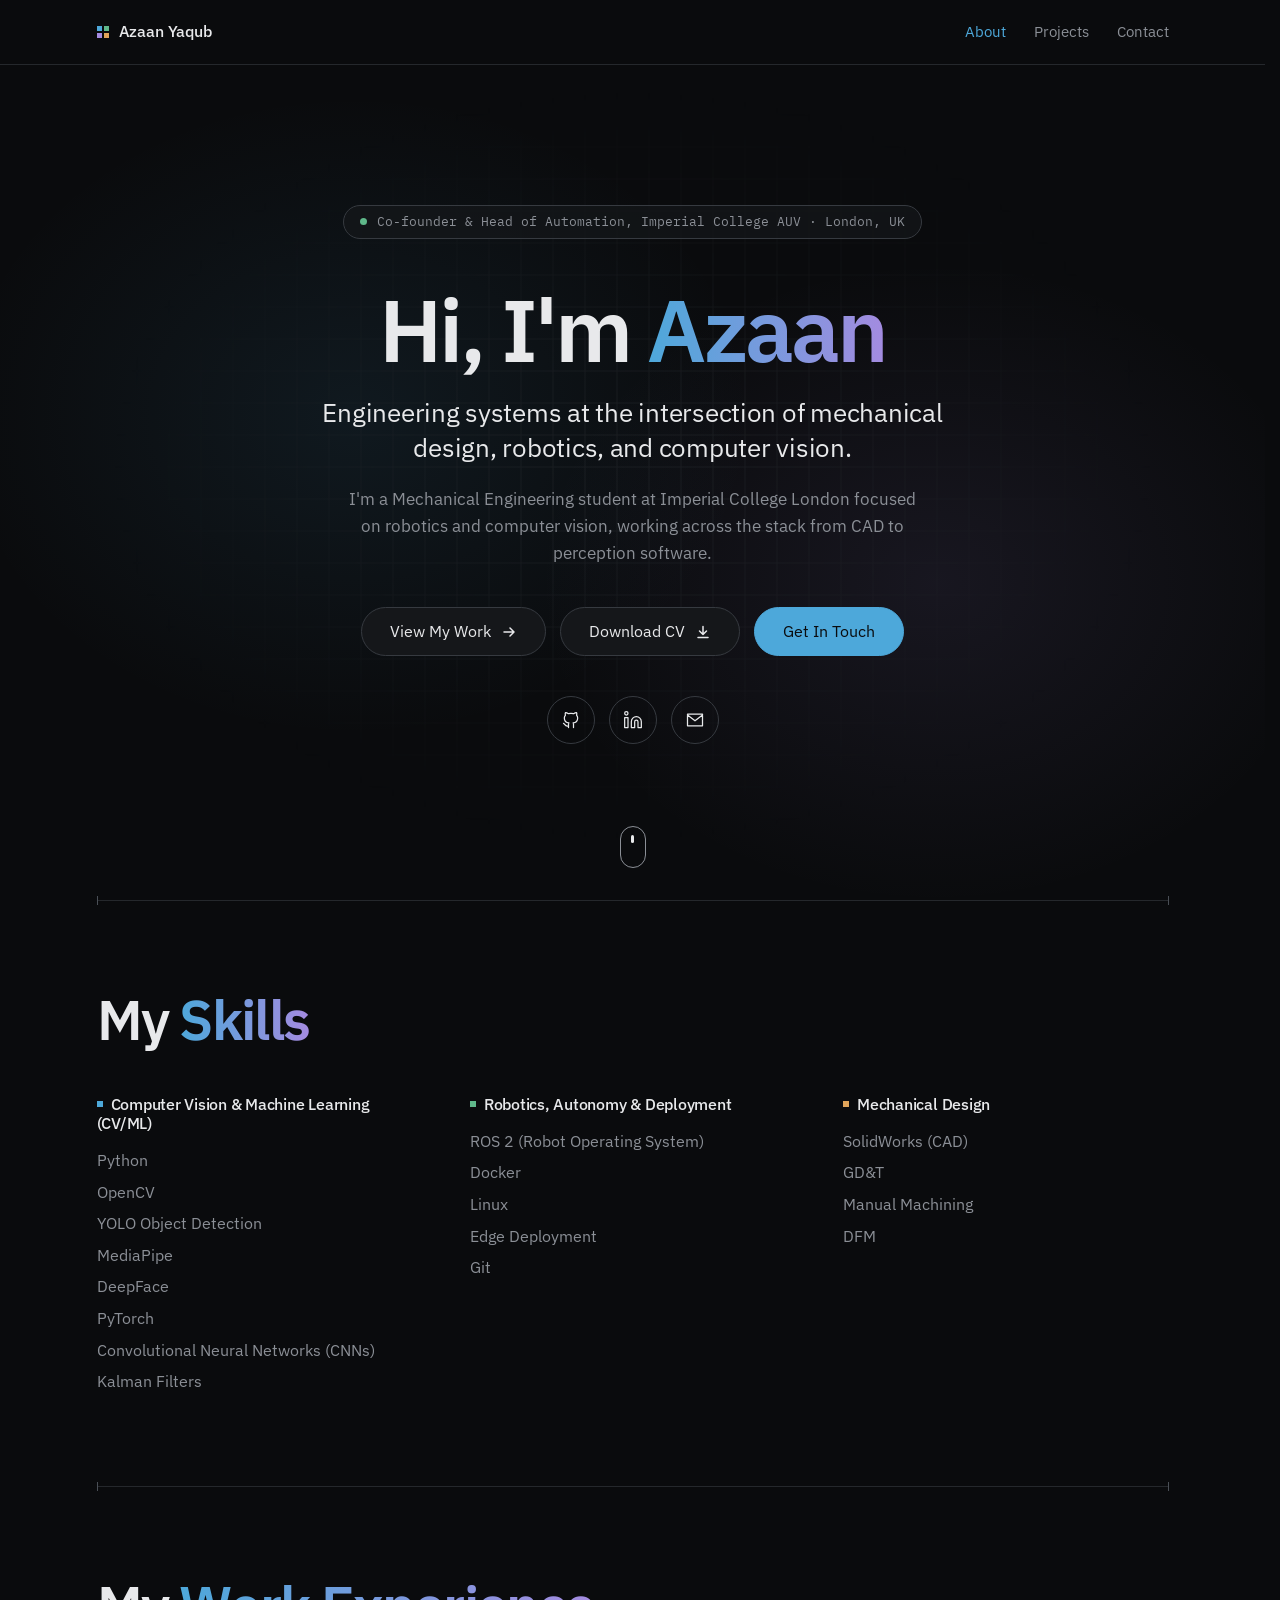
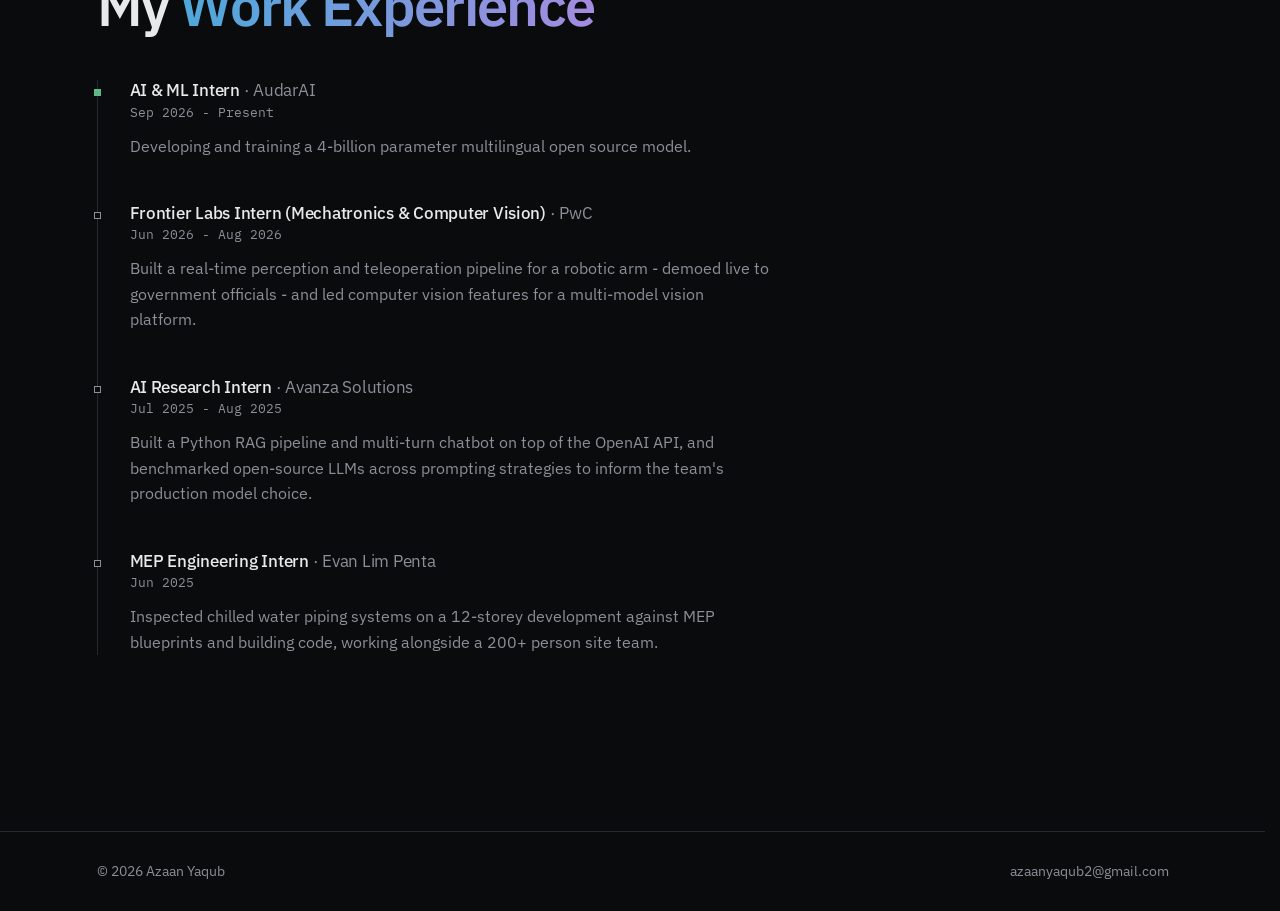
<file: index.html>
<!doctype html>
<html lang="en">
<head>
  <meta charset="utf-8">
  <meta name="viewport" content="width=device-width, initial-scale=1">
  <title>Azaan Yaqub · Mechanical Design, Robotics & Computer Vision</title>
  <meta name="description" content="Portfolio of Azaan Yaqub, a Mechanical Engineering student at Imperial College London working across mechanical design, robotics and computer vision.">
  <meta name="theme-color" content="#0A0B0D">
  <link rel="preconnect" href="https://fonts.googleapis.com">
  <link rel="preconnect" href="https://fonts.gstatic.com" crossorigin>
  <link rel="stylesheet" href="https://fonts.googleapis.com/css2?family=IBM+Plex+Mono:wght@400;500&family=IBM+Plex+Sans:wght@400;500;600&display=swap">
  <link rel="stylesheet" href="css/style.css">
</head>
<body>
  <a class="skip-link" href="#main">Skip to content</a>

  <header class="site-header">
    <nav class="site-nav container" aria-label="Main">
      <a class="site-name" href="./"><span class="site-mark" aria-hidden="true"><span></span><span></span><span></span><span></span></span>Azaan Yaqub</a>
      <ul class="nav-links">
        <li><a href="./" aria-current="page">About</a></li>
        <li><a href="projects/">Projects</a></li>
        <li><a href="contact/">Contact</a></li>
      </ul>
    </nav>
  </header>

  <main id="main">

    <!-- ===================== Hero (full width, fills the first screen) ===================== -->
    <section class="hero" aria-labelledby="hero-title">
      <div class="hero-inner container">
        <!-- Status pill: current role + location (the green dot is added by CSS) -->
        <p class="hero-status">Co-founder &amp; Head of Automation, Imperial College AUV · London, UK</p>
        <h1 class="hero-title" id="hero-title">Hi, I'm <span class="text-gradient">Azaan</span></h1>
        <!-- Identity line -->
        <p class="hero-tagline">Engineering systems at the intersection of mechanical design, robotics, and computer vision.</p>
        <!-- Bio -->
        <p class="hero-bio">I'm a Mechanical Engineering student at Imperial College London focused on robotics and computer vision, working across the stack from CAD to perception software.</p>

        <div class="hero-actions">
          <a class="hero-btn" href="projects/">View My Work
            <svg viewBox="0 0 16 16" aria-hidden="true"><path d="M3 8h10M9 4l4 4-4 4"/></svg>
          </a>
          <a class="hero-btn" href="assets/cv/Azaan-Yaqub-CV.pdf" download="Azaan-Yaqub-CV.pdf">Download CV
            <svg viewBox="0 0 16 16" aria-hidden="true"><path d="M8 2.5v8M4.5 7 8 10.5 11.5 7M3 13.5h10"/></svg>
          </a>
          <a class="hero-btn is-primary" href="contact/">Get In Touch</a>
        </div>

        <ul class="hero-social">
          <li><a href="https://github.com/azaanyaq" target="_blank" rel="noopener" aria-label="GitHub">
            <svg viewBox="0 0 24 24" aria-hidden="true"><path d="M9 19c-4.3 1.4-4.3-2.5-6-3m12 5v-3.5c0-1 .1-1.4-.5-2 2.8-.3 5.5-1.4 5.5-6a4.6 4.6 0 0 0-1.3-3.2 4.2 4.2 0 0 0-.1-3.2s-1.1-.3-3.5 1.3a12.3 12.3 0 0 0-6.2 0C6.5 2.8 5.4 3.1 5.4 3.1a4.2 4.2 0 0 0-.1 3.2A4.6 4.6 0 0 0 4 9.5c0 4.6 2.7 5.7 5.5 6-.6.6-.6 1.2-.5 2V21"/></svg>
          </a></li>
          <li><a href="https://www.linkedin.com/in/azaanyaqub/" target="_blank" rel="noopener" aria-label="LinkedIn">
            <svg viewBox="0 0 24 24" aria-hidden="true"><path d="M16 8a6 6 0 0 1 6 6v7h-4v-7a2 2 0 0 0-4 0v7h-4v-7a6 6 0 0 1 6-6zM2 9h4v12H2zM4 2a2 2 0 1 1 0 4 2 2 0 0 1 0-4z"/></svg>
          </a></li>
          <li><a href="mailto:azaanyaqub2@gmail.com" aria-label="Email">
            <svg viewBox="0 0 24 24" aria-hidden="true"><path d="M3 5h18v14H3zM3 6l9 7 9-7"/></svg>
          </a></li>
        </ul>
      </div>

      <!-- Scroll cue down to the skills section -->
      <a class="hero-scroll" href="#skills" aria-label="Scroll to skills"><span></span></a>
    </section>

    <div class="container">

      <!-- ===================== Skills ===================== -->
      <section class="section" id="skills" aria-labelledby="skills-title">
        <h2 class="section-title" id="skills-title">My <span class="text-gradient">Skills</span></h2>
        <!-- Skill groups. Add or remove .skill-group blocks freely; --cat sets the dot colour -->
        <div class="skills">
          <div class="skill-group" style="--cat: var(--cat-cv)">
            <h3>Computer Vision &amp; Machine Learning (CV/ML)</h3>
            <ul>
              <li>Python</li>
              <li>OpenCV</li>
              <li>YOLO Object Detection</li>
              <li>MediaPipe</li>
              <li>DeepFace</li>
              <li>PyTorch</li>
              <li>Convolutional Neural Networks (CNNs)</li>
              <li>Kalman Filters</li>
            </ul>
          </div>
          <div class="skill-group" style="--cat: var(--cat-robotics)">
            <h3>Robotics, Autonomy &amp; Deployment</h3>
            <ul>
              <li>ROS 2 (Robot Operating System)</li>
              <li>Docker</li>
              <li>Linux</li>
              <li>Edge Deployment</li>
              <li>Git</li>
            </ul>
          </div>
          <div class="skill-group" style="--cat: var(--cat-mech)">
            <h3>Mechanical Design</h3>
            <ul>
              <li>SolidWorks (CAD)</li>
              <li>GD&amp;T</li>
              <li>Manual Machining</li>
              <li>DFM</li>
            </ul>
          </div>
        </div>
      </section>

      <!-- ===================== Experience ===================== -->
      <section class="section" aria-labelledby="experience-title">
        <h2 class="section-title" id="experience-title">My <span class="text-gradient">Work Experience</span></h2>
        <!-- Work experience, most recent first. Copy an <li> to add one; put is-current on an ongoing role -->
        <ol class="timeline">
          <li class="timeline-item is-current">
            <h3 class="timeline-role">AI &amp; ML Intern <span class="timeline-org">· AudarAI</span></h3>
            <span class="timeline-dates">Sep 2026 - Present</span>
            <p class="timeline-desc">Developing and training a 4-billion parameter multilingual open source model.</p>
          </li>
          <li class="timeline-item">
            <h3 class="timeline-role">Frontier Labs Intern (Mechatronics &amp; Computer Vision) <span class="timeline-org">· PwC</span></h3>
            <span class="timeline-dates">Jun 2026 - Aug 2026</span>
            <p class="timeline-desc">Built a real-time perception and teleoperation pipeline for a robotic arm - demoed live to government officials - and led computer vision features for a multi-model vision platform.</p>
          </li>
          <li class="timeline-item">
            <h3 class="timeline-role">AI Research Intern <span class="timeline-org">· Avanza Solutions</span></h3>
            <span class="timeline-dates">Jul 2025 - Aug 2025</span>
            <p class="timeline-desc">Built a Python RAG pipeline and multi-turn chatbot on top of the OpenAI API, and benchmarked open-source LLMs across prompting strategies to inform the team's production model choice.</p>
          </li>
          <li class="timeline-item">
            <h3 class="timeline-role">MEP Engineering Intern <span class="timeline-org">· Evan Lim Penta</span></h3>
            <span class="timeline-dates">Jun 2025</span>
            <p class="timeline-desc">Inspected chilled water piping systems on a 12-storey development against MEP blueprints and building code, working alongside a 200+ person site team.</p>
          </li>
        </ol>
      </section>

    </div>
  </main>

  <footer class="site-footer">
    <div class="container">
      <!-- Name + contact -->
      <span>© 2026 Azaan Yaqub</span>
      <a href="mailto:azaanyaqub2@gmail.com">azaanyaqub2@gmail.com</a>
    </div>
  </footer>
</body>
</html>
</file>
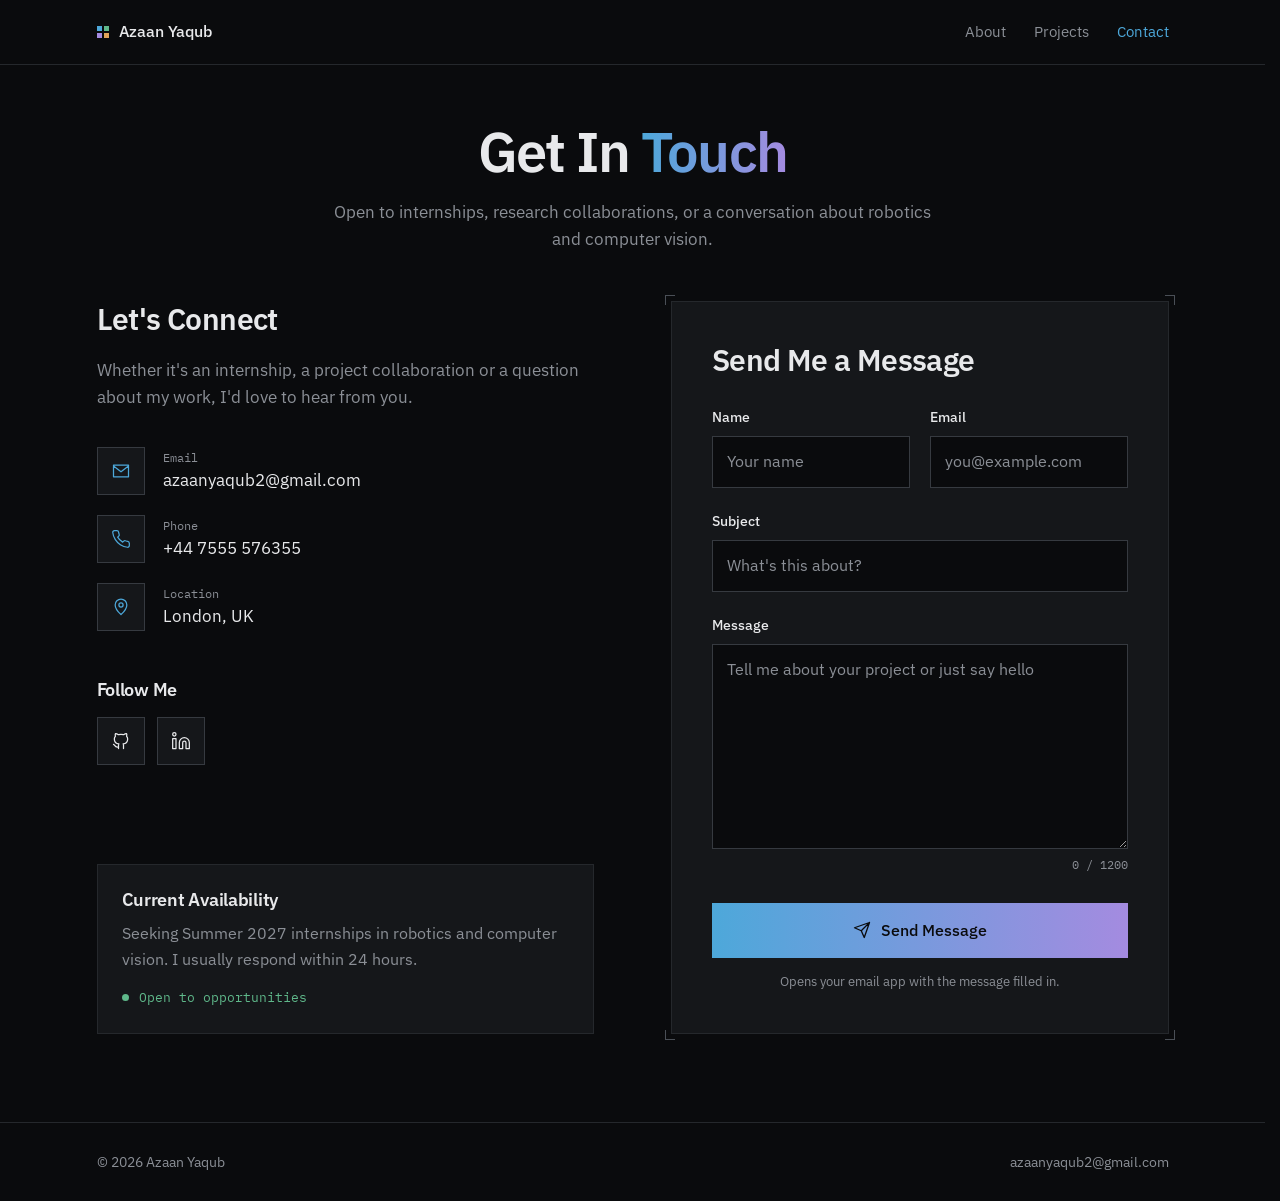
<file: contact/index.html>
<!doctype html>
<html lang="en">
<head>
  <meta charset="utf-8">
  <meta name="viewport" content="width=device-width, initial-scale=1">
  <title>Contact · Azaan Yaqub</title>
  <meta name="description" content="Get in touch with Azaan Yaqub about internships, collaborations or projects in robotics and computer vision.">
  <meta name="theme-color" content="#0A0B0D">
  <link rel="preconnect" href="https://fonts.googleapis.com">
  <link rel="preconnect" href="https://fonts.gstatic.com" crossorigin>
  <link rel="stylesheet" href="https://fonts.googleapis.com/css2?family=IBM+Plex+Mono:wght@400;500&family=IBM+Plex+Sans:wght@400;500;600&display=swap">
  <link rel="stylesheet" href="../css/style.css">
</head>
<body>
  <a class="skip-link" href="#main">Skip to content</a>

  <header class="site-header">
    <nav class="site-nav container" aria-label="Main">
      <a class="site-name" href="../"><span class="site-mark" aria-hidden="true"><span></span><span></span><span></span><span></span></span>Azaan Yaqub</a>
      <ul class="nav-links">
        <li><a href="../">About</a></li>
        <li><a href="../projects/">Projects</a></li>
        <li><a href="./" aria-current="page">Contact</a></li>
      </ul>
    </nav>
  </header>

  <main id="main" class="container">
    <header class="page-header is-centered">
      <h1 class="page-title">Get In <span class="text-gradient">Touch</span></h1>
      <p class="page-intro">Open to internships, research collaborations, or a conversation about robotics and computer vision.</p>
    </header>

    <div class="contact">
      <!-- ===================== Left: details ===================== -->
      <section class="contact-info" aria-labelledby="connect-title">
        <h2 class="contact-heading" id="connect-title">Let's Connect</h2>
        <p class="contact-lead">Whether it's an internship, a project collaboration or a question about my work, I'd love to hear from you.</p>

        <ul class="contact-list">
          <li>
            <span class="icon-box" aria-hidden="true">
              <svg viewBox="0 0 24 24"><path d="M3 5h18v14H3zM3 6l9 7 9-7"/></svg>
            </span>
            <div>
              <span class="contact-label">Email</span>
              <a class="contact-value" href="mailto:azaanyaqub2@gmail.com">azaanyaqub2@gmail.com</a>
            </div>
          </li>
          <li>
            <span class="icon-box" aria-hidden="true">
              <svg viewBox="0 0 24 24"><path d="M22 16.9v3a2 2 0 0 1-2.2 2 19.8 19.8 0 0 1-8.6-3.1 19.5 19.5 0 0 1-6-6A19.8 19.8 0 0 1 2.1 4.2 2 2 0 0 1 4.1 2h3a2 2 0 0 1 2 1.7c.1.9.4 1.8.7 2.7a2 2 0 0 1-.5 2.1L8 9.8a16 16 0 0 0 6 6l1.3-1.3a2 2 0 0 1 2.1-.4c.9.3 1.8.6 2.7.7a2 2 0 0 1 1.7 2z"/></svg>
            </span>
            <div>
              <span class="contact-label">Phone</span>
              <a class="contact-value" href="tel:+447555576355">+44 7555 576355</a>
            </div>
          </li>
          <li>
            <span class="icon-box" aria-hidden="true">
              <svg viewBox="0 0 24 24"><path d="M12 21s-7-6.2-7-11.5a7 7 0 0 1 14 0C19 14.8 12 21 12 21z"/><circle cx="12" cy="9.5" r="2.5"/></svg>
            </span>
            <div>
              <span class="contact-label">Location</span>
              <span class="contact-value">London, UK</span>
            </div>
          </li>
        </ul>

        <h3 class="contact-subheading">Follow Me</h3>
        <ul class="contact-social">
          <li><a class="icon-box" href="https://github.com/azaanyaq" target="_blank" rel="noopener" aria-label="GitHub">
            <svg viewBox="0 0 24 24" aria-hidden="true"><path d="M9 19c-4.3 1.4-4.3-2.5-6-3m12 5v-3.5c0-1 .1-1.4-.5-2 2.8-.3 5.5-1.4 5.5-6a4.6 4.6 0 0 0-1.3-3.2 4.2 4.2 0 0 0-.1-3.2s-1.1-.3-3.5 1.3a12.3 12.3 0 0 0-6.2 0C6.5 2.8 5.4 3.1 5.4 3.1a4.2 4.2 0 0 0-.1 3.2A4.6 4.6 0 0 0 4 9.5c0 4.6 2.7 5.7 5.5 6-.6.6-.6 1.2-.5 2V21"/></svg>
          </a></li>
          <li><a class="icon-box" href="https://www.linkedin.com/in/azaanyaqub/" target="_blank" rel="noopener" aria-label="LinkedIn">
            <svg viewBox="0 0 24 24" aria-hidden="true"><path d="M16 8a6 6 0 0 1 6 6v7h-4v-7a2 2 0 0 0-4 0v7h-4v-7a6 6 0 0 1 6-6zM2 9h4v12H2zM4 2a2 2 0 1 1 0 4 2 2 0 0 1 0-4z"/></svg>
          </a></li>
        </ul>

        <!-- Availability: update when your situation changes -->
        <div class="contact-card">
          <h3 class="contact-subheading">Current Availability</h3>
          <p>Seeking Summer 2027 internships in robotics and computer vision. I usually respond within 24 hours.</p>
          <p class="contact-status">Open to opportunities</p>
        </div>
      </section>

      <!-- ===================== Right: message form ===================== -->
      <!-- GitHub Pages has no backend, so this opens the visitor's email app with the message filled in -->
      <section class="contact-form corner-marks" aria-labelledby="form-title">
        <h2 class="contact-heading" id="form-title">Send Me a Message</h2>
        <form id="contact-form">
          <div class="form-row">
            <div class="field">
              <label for="cf-name">Name</label>
              <input id="cf-name" name="name" type="text" autocomplete="name" placeholder="Your name" maxlength="100" required>
            </div>
            <div class="field">
              <label for="cf-email">Email</label>
              <input id="cf-email" name="email" type="email" autocomplete="email" placeholder="you@example.com" maxlength="254" pattern="[^@\s]+@[^@\s]+\.[^@\s]+" title="An email address like you@example.com" required>
            </div>
          </div>
          <div class="field">
            <label for="cf-subject">Subject</label>
            <input id="cf-subject" name="subject" type="text" placeholder="What's this about?" maxlength="150">
          </div>
          <div class="field">
            <label for="cf-message">Message</label>
            <textarea id="cf-message" name="message" rows="7" placeholder="Tell me about your project or just say hello" maxlength="1200" aria-describedby="cf-count" required></textarea>
            <span class="field-count" id="cf-count">0 / 1200</span>
          </div>
          <button class="form-submit" type="submit">
            <svg viewBox="0 0 24 24" aria-hidden="true"><path d="M22 2 11 13M22 2l-7 20-4-9-9-4 20-7z"/></svg>
            Send Message
          </button>
          <p class="form-note">Opens your email app with the message filled in.</p>
          <!-- Shown after Send, for visitors without an email app (e.g. webmail on desktop) -->
          <div class="form-fallback" id="cf-fallback" role="status" hidden>
            <p id="cf-fallback-text">Email app didn't open? Send it another way:</p>
            <div class="form-fallback-actions">
              <a class="button" id="cf-gmail" href="https://mail.google.com/" target="_blank" rel="noopener">Open in Gmail<span class="external-mark" aria-hidden="true">↗</span></a>
              <button class="button" id="cf-copy" type="button">Copy message</button>
            </div>
          </div>
        </form>
      </section>
    </div>
  </main>

  <footer class="site-footer">
    <div class="container">
      <span>© 2026 Azaan Yaqub</span>
      <a href="mailto:azaanyaqub2@gmail.com">azaanyaqub2@gmail.com</a>
    </div>
  </footer>

  <script>
    var CONTACT_EMAIL = "azaanyaqub2@gmail.com";
    // Chrome and Edge on Windows silently ignore mailto links over 2048 characters
    var MAX_MAILTO_LENGTH = 2000;

    function buildMessage(form) {
      var f = form.elements;
      var name = f.name.value.trim();
      return {
        subject: f.subject.value.trim() || "Message from " + name,
        // CRLF line breaks, as the mailto spec (RFC 6068) asks for
        body: (f.message.value.trim() + "\n\n" + name + "\n" + f.email.value.trim()).replace(/\r?\n/g, "\r\n")
      };
    }

    function mailtoUrl(m) {
      return "mailto:" + CONTACT_EMAIL + "?subject=" + encodeURIComponent(m.subject) + "&body=" + encodeURIComponent(m.body);
    }

    function gmailUrl(m) {
      return "https://mail.google.com/mail/?view=cm&fs=1&to=" + CONTACT_EMAIL + "&su=" + encodeURIComponent(m.subject) + "&body=" + encodeURIComponent(m.body);
    }

    function openLink(url) {
      window.location.href = url;
    }

    (function () {
      var form = document.getElementById("contact-form");
      var count = document.getElementById("cf-count");
      var fallback = document.getElementById("cf-fallback");
      var fallbackText = document.getElementById("cf-fallback-text");
      var gmail = document.getElementById("cf-gmail");
      var copy = document.getElementById("cf-copy");
      var message = null;

      // Required fields that contain only spaces count as empty
      function checkBlank(input) {
        input.setCustomValidity(input.value && !input.value.trim() ? "Please fill in this field." : "");
      }

      form.addEventListener("input", function (event) {
        if (event.target.required) checkBlank(event.target);
        count.textContent = form.elements.message.value.length + " / " + form.elements.message.maxLength;
        fallback.hidden = true;
      });

      form.addEventListener("submit", function (event) {
        event.preventDefault();
        message = buildMessage(form);
        var url = mailtoUrl(message);
        var tooLong = url.length > MAX_MAILTO_LENGTH;
        gmail.href = gmailUrl(message);
        copy.textContent = "Copy message";
        fallbackText.textContent = tooLong
          ? "This message is too long for some email apps. Send it another way:"
          : "Email app didn't open? Send it another way:";
        fallback.hidden = false;
        if (!tooLong) openLink(url);
      });

      // Older in-app browsers lack the Clipboard API or reject it, so fall back to execCommand
      function legacyCopy(text) {
        var area = document.createElement("textarea");
        area.value = text;
        area.setAttribute("readonly", "");
        area.style.position = "fixed";
        area.style.opacity = "0";
        document.body.appendChild(area);
        area.select();
        var ok = false;
        try { ok = document.execCommand("copy"); } catch (err) {}
        area.remove();
        return ok;
      }

      copy.addEventListener("click", function () {
        if (!message) return;
        var text = "To: " + CONTACT_EMAIL + "\nSubject: " + message.subject + "\n\n" + message.body.replace(/\r\n/g, "\n");
        function done(ok) {
          copy.textContent = ok ? "Copied" : "Couldn't copy";
        }
        if (navigator.clipboard) {
          navigator.clipboard.writeText(text).then(
            function () { done(true); },
            function () { done(legacyCopy(text)); }
          );
        } else {
          done(legacyCopy(text));
        }
      });
    })();
  </script>
</body>
</html>
</file>
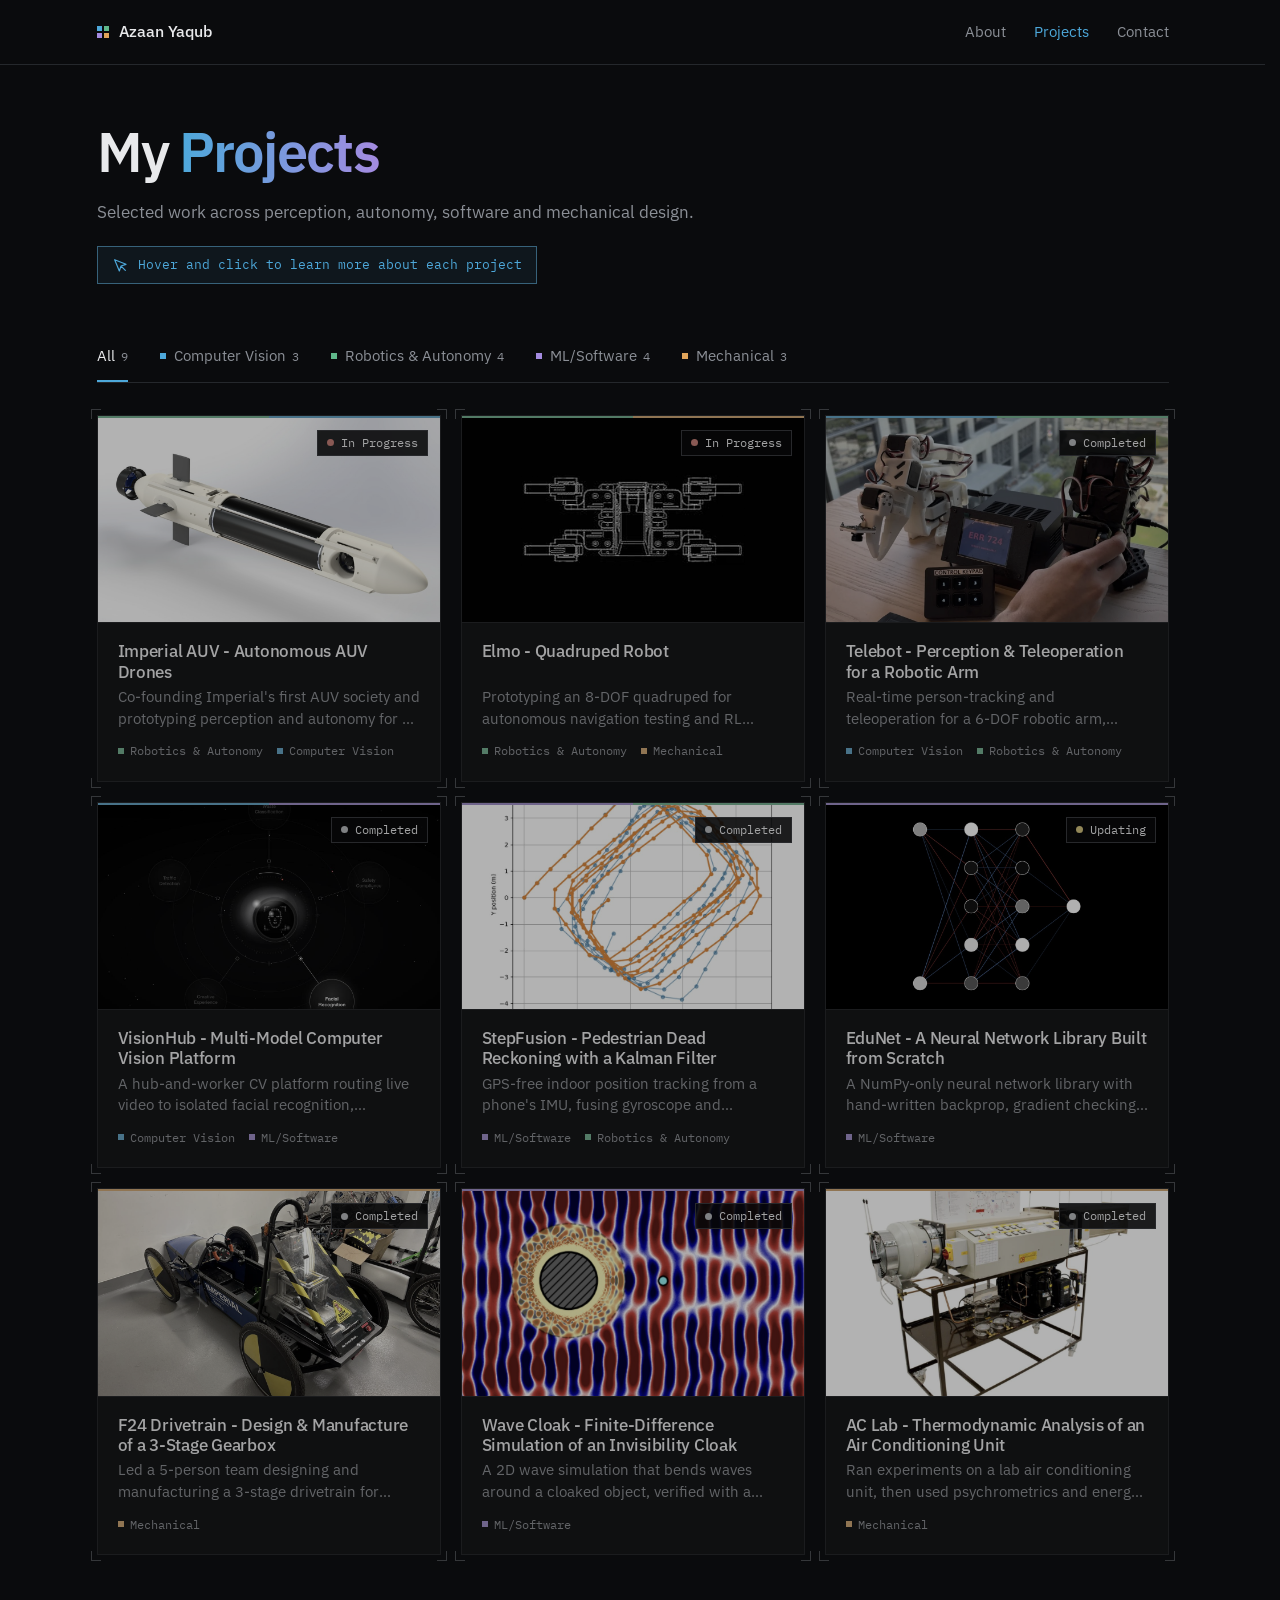
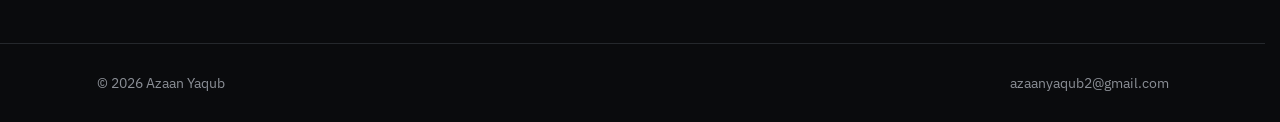
<file: projects/index.html>
<!doctype html>
<html lang="en">
<head>
  <meta charset="utf-8">
  <meta name="viewport" content="width=device-width, initial-scale=1">
  <title>Projects · Azaan Yaqub</title>
  <meta name="description" content="Projects in computer vision, robotics, ML and mechanical design.">
  <meta name="theme-color" content="#0A0B0D">
  <link rel="preconnect" href="https://fonts.googleapis.com">
  <link rel="preconnect" href="https://fonts.gstatic.com" crossorigin>
  <link rel="stylesheet" href="https://fonts.googleapis.com/css2?family=IBM+Plex+Mono:wght@400;500&family=IBM+Plex+Sans:wght@400;500;600&display=swap">
  <link rel="stylesheet" href="../css/style.css">
</head>
<!-- data-site-root: path from this page to the site root, used to resolve
     image paths in js/projects-data.js -->
<body data-site-root="../">
  <a class="skip-link" href="#main">Skip to content</a>

  <header class="site-header">
    <nav class="site-nav container" aria-label="Main">
      <a class="site-name" href="../"><span class="site-mark" aria-hidden="true"><span></span><span></span><span></span><span></span></span>Azaan Yaqub</a>
      <ul class="nav-links">
        <li><a href="../">About</a></li>
        <li><a href="./" aria-current="page">Projects</a></li>
        <li><a href="../contact/">Contact</a></li>
      </ul>
    </nav>
  </header>

  <main id="main" class="container">
    <header class="page-header">
      <h1 class="page-title">My <span class="text-gradient">Projects</span></h1>
      <!-- PLACEHOLDER: intro line -->
      <p class="page-intro">Selected work across perception, autonomy, software and mechanical design.</p>
      <!-- Wording swaps to "Tap" on touch screens (see .page-hint in style.css) -->
      <p class="page-hint">
        <svg viewBox="0 0 24 24" aria-hidden="true"><path d="M4 4l7 17 2.5-7.5L21 11 4 4zM14 14l6 6"/></svg>
        <span class="hint-pointer">Hover and click to learn more about each project</span>
        <span class="hint-touch">Tap a project to learn more about it</span>
      </p>
    </header>

    <!-- Everything below is rendered from js/projects-data.js -->
    <div class="filters" id="project-filters" role="group" aria-label="Filter projects by category"></div>
    <ul class="project-grid" id="project-grid" aria-live="polite"></ul>
    <p class="empty-state" id="project-empty" hidden>No projects in this category yet.</p>
    <noscript><p class="empty-state">The project list needs JavaScript enabled.</p></noscript>
  </main>

  <footer class="site-footer">
    <div class="container">
      <!-- Name + contact -->
      <span>© 2026 Azaan Yaqub</span>
      <a href="mailto:azaanyaqub2@gmail.com">azaanyaqub2@gmail.com</a>
    </div>
  </footer>

  <!-- Project detail overlay (content filled in by js/projects.js) -->
  <dialog class="detail" id="project-detail" aria-labelledby="detail-title">
    <div class="detail-scrim" aria-hidden="true"></div>
    <div class="detail-panel">
      <div class="detail-inner">
        <div class="detail-bar">
          <div class="detail-stripe" aria-hidden="true"></div>
          <button type="button" class="detail-close" autofocus>
            Close
            <svg viewBox="0 0 14 14" aria-hidden="true"><path d="M1 1l12 12M13 1L1 13" stroke="currentColor" stroke-width="1.5" fill="none"/></svg>
          </button>
        </div>
        <div class="detail-content"></div>
      </div>
    </div>
  </dialog>

  <script src="../js/projects-data.js"></script>
  <script src="../js/projects.js"></script>
</body>
</html>
</file>
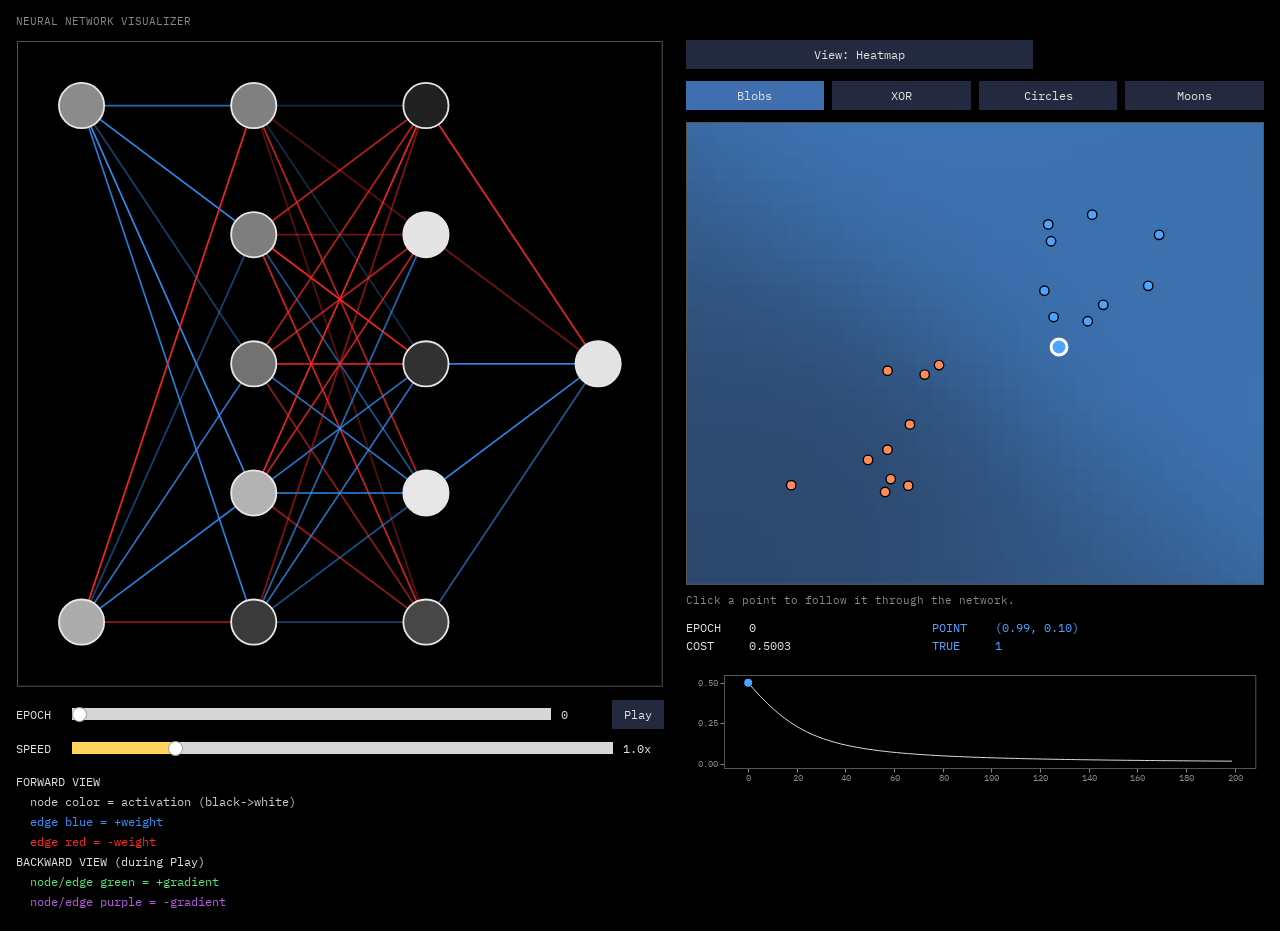
<file: demos/edunet/index.html>
<!doctype html>
<html lang="en">
<head>
  <meta charset="utf-8">
  <meta name="viewport" content="width=device-width, initial-scale=1">
  <title>EduNet Visualiser · Browser Demo</title>
  <meta name="description" content="Interactive browser port of EduNet's neural network training visualiser.">
  <link rel="preconnect" href="https://fonts.googleapis.com">
  <link rel="preconnect" href="https://fonts.gstatic.com" crossorigin>
  <link rel="stylesheet" href="https://fonts.googleapis.com/css2?family=IBM+Plex+Mono:wght@400;500&display=swap">
  <!--
    Browser port of EduNet's matplotlib visualiser
    (github.com/azaanyaq/edunet: EduNet/visualizer/app.py, training_capture.py,
    datasets.py, colors.py), preconfigured like
    demo_vis(architecture=[2, 5, 5, 1], epochs=200, alpha=0.6).
    Embedded in the EduNet project on the Projects page; it posts its own
    height to the parent page so the iframe can size itself.
  -->
  <style>
    :root {
      color-scheme: dark;
      --bg: #000000;
      --text: #e0e0e0;
      --dim: #888888;
      --spine: #555555;
      --btn: #232a3f;
      --btn-hover: #35406a;
      --btn-active: #3f6fae;
      --blue: #4fa3ff;
      --yellow: #ffd25a;
      --font: "IBM Plex Mono", ui-monospace, SFMono-Regular, Menlo, Consolas, monospace;
    }

    * {
      box-sizing: border-box;
    }

    html,
    body {
      margin: 0;
      background: var(--bg);
      color: var(--text);
      font-family: var(--font);
    }

    .app {
      padding: 14px 16px 18px;
    }

    .app-title {
      margin: 0 0 12px;
      color: var(--dim);
      font-size: 11px;
      font-weight: 400;
    }

    .layout {
      display: grid;
      grid-template-columns: minmax(0, 1.12fr) minmax(0, 1fr);
      align-items: start;
      gap: 18px 22px;
    }

    .col {
      display: grid;
      gap: 12px;
      min-width: 0;
    }

    canvas {
      display: block;
      width: 100%;
    }

    .net {
      aspect-ratio: 1 / 1;
    }

    .scatter {
      aspect-ratio: 5 / 4;
      cursor: crosshair;
    }

    .cost {
      height: 120px;
    }

    .slider-row {
      display: grid;
      grid-template-columns: 3.8em minmax(0, 1fr) 3.4em auto;
      align-items: center;
      gap: 10px;
      font-size: 12px;
    }

    .slider-row.no-button {
      grid-template-columns: 3.8em minmax(0, 1fr) 3.4em;
    }

    input[type="range"] {
      --pct: 0%;
      --fill: var(--blue);
      -webkit-appearance: none;
      appearance: none;
      width: 100%;
      height: 12px;
      margin: 0;
      background: linear-gradient(to right, var(--fill) 0 var(--pct), #d6d6d6 var(--pct) 100%);
      cursor: pointer;
    }

    input[type="range"].speed {
      --fill: var(--yellow);
    }

    input[type="range"]::-webkit-slider-thumb {
      -webkit-appearance: none;
      width: 15px;
      height: 15px;
      border: 1px solid #9a9a9a;
      border-radius: 50%;
      background: #ffffff;
    }

    input[type="range"]::-moz-range-thumb {
      width: 15px;
      height: 15px;
      border: 1px solid #9a9a9a;
      border-radius: 50%;
      background: #ffffff;
    }

    input[type="range"]:focus-visible,
    button:focus-visible {
      outline: 2px solid var(--blue);
      outline-offset: 3px;
    }

    input[type="range"]:disabled {
      cursor: progress;
      opacity: 0.6;
    }

    button {
      padding: 7px 12px;
      border: 0;
      background: var(--btn);
      color: var(--text);
      font: inherit;
      font-size: 12px;
      cursor: pointer;
    }

    button:hover {
      background: var(--btn-hover);
    }

    button.is-active {
      background: var(--btn-active);
    }

    button:disabled {
      cursor: progress;
    }

    .view-toggle {
      justify-self: start;
      min-width: 60%;
    }

    .datasets {
      display: grid;
      grid-template-columns: repeat(4, minmax(0, 1fr));
      gap: 8px;
    }

    .hint {
      margin: -4px 0 0;
      color: var(--dim);
      font-size: 11px;
    }

    .info {
      display: grid;
      grid-template-columns: minmax(0, 1fr) minmax(0, 1.4fr);
      gap: 10px;
      min-height: 3.2em;
      font-size: 12px;
      line-height: 1.5;
      white-space: pre;
    }

    .info .status {
      grid-column: 1 / -1;
      align-self: center;
      color: var(--yellow);
      text-align: center;
    }

    .legend {
      margin: 4px 0 0;
      overflow-x: auto;
      font-size: 11.5px;
      line-height: 1.75;
    }

    /* pre only on the lines themselves, so the HTML whitespace between them collapses */
    .legend span {
      display: block;
      white-space: pre;
    }

    @media (max-width: 560px) {
      .layout {
        grid-template-columns: minmax(0, 1fr);
      }
    }

    @media (max-width: 380px) {
      .app {
        padding: 12px 10px 14px;
      }

      .datasets {
        grid-template-columns: repeat(2, minmax(0, 1fr));
      }

      .legend {
        font-size: 10.5px;
      }
    }
  </style>
</head>
<body>
  <main class="app">
    <p class="app-title">NEURAL NETWORK VISUALIZER</p>

    <div class="layout">
      <section class="col" aria-label="Network">
        <canvas class="net" id="net" role="img" aria-label="Network diagram. Node colours show activations for the selected point; edge colours show weights, or gradients during Play."></canvas>

        <div class="slider-row">
          <label for="epoch">EPOCH</label>
          <input type="range" id="epoch" min="0" max="199" step="1" value="0">
          <output id="epoch-value" for="epoch">0</output>
          <button type="button" id="play">Play</button>
        </div>

        <div class="slider-row no-button">
          <label for="speed">SPEED</label>
          <input type="range" class="speed" id="speed" min="0.1" max="5" step="0.1" value="1">
          <output id="speed-value" for="speed">1.0x</output>
        </div>

        <p class="legend" aria-label="Legend">
          <span style="color:#e0e0e0">FORWARD VIEW</span>
          <span style="color:#cccccc">  node color = activation (black->white)</span>
          <span style="color:#3296ff">  edge blue = +weight</span>
          <span style="color:#ff2828">  edge red = -weight</span>
          <span style="color:#e0e0e0">BACKWARD VIEW (during Play)</span>
          <span style="color:#50e678">  node/edge green = +gradient</span>
          <span style="color:#b95ae6">  node/edge purple = -gradient</span>
        </p>
      </section>

      <section class="col" aria-label="Training data and cost">
        <button type="button" class="view-toggle" id="view">View: Heatmap</button>
        <div class="datasets" id="datasets" role="group" aria-label="Dataset"></div>
        <canvas class="scatter" id="scatter" role="img" aria-label="Training points over the network's decision boundary. Click a point to select it."></canvas>
        <p class="hint">Click a point to follow it through the network.</p>
        <div class="info" id="info" aria-live="polite"></div>
        <canvas class="cost" id="cost" role="img" aria-label="Cost curve across training epochs, with a marker at the current epoch."></canvas>
      </section>
    </div>

    <noscript><p>This demo needs JavaScript enabled.</p></noscript>
  </main>

  <script>
    (function () {
      "use strict";

      /* ---------- Preset (demo_vis(architecture=[2, 5, 5, 1], epochs=200, alpha=0.6)) ---------- */

      const ARCHITECTURE = [2, 5, 5, 1];
      const EPOCHS = 200;
      const ALPHA = 0.6;
      const GRID_RES = 40;
      const GRID_PAD = 1.0;

      /* ---------- Random numbers ---------- */

      function mulberry32(seed) {
        return function () {
          seed |= 0;
          seed = (seed + 0x6d2b79f5) | 0;
          let t = Math.imul(seed ^ (seed >>> 15), 1 | seed);
          t = (t + Math.imul(t ^ (t >>> 7), 61 | t)) ^ t;
          return ((t ^ (t >>> 14)) >>> 0) / 4294967296;
        };
      }

      // seed = null -> unseeded, like np.random.seed(None)
      function makeRng(seed) {
        const u = seed == null ? Math.random : mulberry32(seed);
        let spare = null;
        return {
          uniform: (lo, hi) => lo + (hi - lo) * u(),
          randn() {
            if (spare !== null) {
              const s = spare;
              spare = null;
              return s;
            }
            let x, y, r;
            do {
              x = u() * 2 - 1;
              y = u() * 2 - 1;
              r = x * x + y * y;
            } while (r === 0 || r >= 1);
            const f = Math.sqrt((-2 * Math.log(r)) / r);
            spare = y * f;
            return x * f;
          },
          permutation(n) {
            const a = Array.from({ length: n }, (_, i) => i);
            for (let i = n - 1; i > 0; i--) {
              const j = Math.floor(u() * (i + 1));
              [a[i], a[j]] = [a[j], a[i]];
            }
            return a;
          },
        };
      }

      /* ---------- Datasets (visualizer/datasets.py) ---------- */

      function shuffled(rng, X, y) {
        const idx = rng.permutation(X.length);
        return { X: idx.map((i) => X[i]), y: idx.map((i) => y[i]) };
      }

      function makeBlobs() {
        const rng = makeRng(1), X = [], y = [];
        for (const [cx, cy, label] of [[-1.3, -1.0, 0], [1.3, 1.0, 1]]) {
          for (let i = 0; i < 10; i++) {
            X.push([rng.randn() * 0.6 + cx, rng.randn() * 0.6 + cy]);
            y.push(label);
          }
        }
        return shuffled(rng, X, y);
      }

      function makeXor() {
        const rng = makeRng(2), X = [], y = [];
        // same-sign quadrants -> 0, opposite-sign -> 1
        for (const [cx, cy, label] of [[1, 1, 0], [1, -1, 1], [-1, 1, 1], [-1, -1, 0]]) {
          for (let i = 0; i < 8; i++) {
            X.push([rng.randn() * 0.35 + cx, rng.randn() * 0.35 + cy]);
            y.push(label);
          }
        }
        return shuffled(rng, X, y);
      }

      function makeCircles() {
        const rng = makeRng(3), X = [], y = [];
        // outer ring -> 0, inner ring -> 1
        for (const [radius, label] of [[1.6, 0], [0.7, 1]]) {
          for (let i = 0; i < 25; i++) {
            const theta = rng.uniform(0, 2 * Math.PI);
            const r = radius + rng.randn() * 0.12;
            X.push([r * Math.cos(theta), r * Math.sin(theta)]);
            y.push(label);
          }
        }
        return shuffled(rng, X, y);
      }

      function makeMoons() {
        const rng = makeRng(4), X = [], y = [];
        for (let i = 0; i < 25; i++) {
          const t = rng.uniform(0, Math.PI);
          X.push([Math.cos(t), Math.sin(t)]);
          y.push(0);
        }
        for (let i = 0; i < 25; i++) {
          const t = rng.uniform(0, Math.PI);
          X.push([1 - Math.cos(t), 1 - Math.sin(t) - 0.5]);
          y.push(1);
        }
        for (const p of X) {
          p[0] = p[0] * 1.8 + rng.randn() * 0.12;
          p[1] = p[1] * 1.8 + rng.randn() * 0.12;
        }
        return shuffled(rng, X, y);
      }

      const PRESET_DATASETS = [
        ["Blobs", makeBlobs],
        ["XOR", makeXor],
        ["Circles", makeCircles],
        ["Moons", makeMoons],
      ];

      function linspace(a, b, n) {
        return Array.from({ length: n }, (_, i) => (n === 1 ? a : a + ((b - a) * i) / (n - 1)));
      }

      function median(values) {
        const s = [...values].sort((a, b) => a - b);
        const mid = s.length >> 1;
        return s.length % 2 ? s[mid] : (s[mid - 1] + s[mid]) / 2;
      }

      function populationStd(values) {
        const mean = values.reduce((a, v) => a + v, 0) / values.length;
        return Math.sqrt(values.reduce((a, v) => a + (v - mean) ** 2, 0) / values.length);
      }

      // Grid bounds from the non-outlier points (modified z-score <= 3.5), padded by one spread
      function makeGridAxes(X, pad, res) {
        const bounds = (values) => {
          const med = median(values);
          const robustStd = 1.4826 * median(values.map((v) => Math.abs(v - med)));
          const inliers = robustStd === 0 ? values : values.filter((v) => Math.abs(v - med) / robustStd <= 3.5);
          const spread = populationStd(inliers) || populationStd(values) || 1;
          return [Math.min(...inliers) - pad * spread, Math.max(...inliers) + pad * spread];
        };
        const [x0, x1] = bounds(X.map((p) => p[0]));
        const [y0, y1] = bounds(X.map((p) => p[1]));
        return { xs: linspace(x0, x1, res), ys: linspace(y0, y1, res) };
      }

      /* ---------- Network + training capture (network/core.py, visualizer/training_capture.py) ---------- */

      const sigmoid = (z) => 1 / (1 + Math.exp(-z));

      function trainAndCapture(n, X, y, epochs, alpha) {
        const rng = makeRng(null);
        const L = n.length - 1;
        const m = X.length;

        // W[l]: n[l] x n[l-1], b[l]: n[l], standard normal init
        const W = [null], b = [null];
        for (let l = 1; l <= L; l++) {
          W.push(Array.from({ length: n[l] }, () => Float64Array.from({ length: n[l - 1] }, () => rng.randn())));
          b.push(Float64Array.from({ length: n[l] }, () => rng.randn()));
        }

        // prepare_data(): standardise each feature to mean 0, std 1
        const mean = [0, 1].map((k) => X.reduce((s, p) => s + p[k], 0) / m);
        const sd = [0, 1].map((k) => {
          const v = Math.sqrt(X.reduce((s, p) => s + (p[k] - mean[k]) ** 2, 0) / m);
          return v === 0 ? 1 : v;
        });
        const Xstd = X.map((p) => [(p[0] - mean[0]) / sd[0], (p[1] - mean[1]) / sd[1]]);
        const A0 = [Float64Array.from(Xstd, (p) => p[0]), Float64Array.from(Xstd, (p) => p[1])]; // n[0] x m
        const Y = Float64Array.from(y);

        // Decision-boundary grid, built in raw units and standardised the same way (predict_grid)
        const { xs, ys } = makeGridAxes(X, GRID_PAD, GRID_RES);
        const gridCount = xs.length * ys.length;
        const gridA0 = [new Float64Array(gridCount), new Float64Array(gridCount)];
        for (let r = 0; r < ys.length; r++) {
          for (let c = 0; c < xs.length; c++) {
            const i = r * xs.length + c;
            gridA0[0][i] = (xs[c] - mean[0]) / sd[0];
            gridA0[1][i] = (ys[r] - mean[1]) / sd[1];
          }
        }

        function feedForward(A0cols, count) {
          const cache = [A0cols];
          let A = A0cols;
          for (let l = 1; l <= L; l++) {
            const out = [];
            for (let i = 0; i < n[l]; i++) {
              const row = new Float64Array(count), Wi = W[l][i], bi = b[l][i];
              for (let j = 0; j < count; j++) {
                let z = bi;
                for (let k = 0; k < n[l - 1]; k++) z += Wi[k] * A[k][j];
                row[j] = sigmoid(z);
              }
              out.push(row);
            }
            cache.push(out);
            A = out;
          }
          return cache;
        }

        const snapshots = [];
        for (let e = 0; e < epochs; e++) {
          const cache = feedForward(A0, m);
          const yHat = cache[L][0];

          // BinaryCrossEntropy.forward
          let cost = 0;
          for (let j = 0; j < m; j++) cost += -(Y[j] * Math.log(yHat[j]) + (1 - Y[j]) * Math.log(1 - yHat[j]));
          cost /= m;

          const dW = [], db = [], dZ = [];
          let propagator = null;
          for (let l = L; l >= 1; l--) {
            const A_l = cache[l], A_prev = cache[l - 1];

            const dZl = [];
            for (let i = 0; i < n[l]; i++) {
              const row = new Float64Array(m);
              for (let j = 0; j < m; j++) {
                const a = A_l[i][j];
                const upstream = l === L
                  ? (1 / m) * (-(Y[j] / a) + (1 - Y[j]) / (1 - a)) // BinaryCrossEntropy.backward
                  : propagator[i][j];
                row[j] = upstream * a * (1 - a); // Sigmoid.backward
              }
              dZl.push(row);
            }

            const dWl = [];
            for (let i = 0; i < n[l]; i++) {
              const row = new Float64Array(n[l - 1]);
              for (let k = 0; k < n[l - 1]; k++) {
                let s = 0;
                for (let j = 0; j < m; j++) s += dZl[i][j] * A_prev[k][j];
                row[k] = s;
              }
              dWl.push(row);
            }
            const dbl = Float64Array.from(dZl, (row) => row.reduce((s, v) => s + v, 0));

            // Propagator for the layer below uses the weights BEFORE this epoch's update
            const next = [];
            for (let k = 0; k < n[l - 1]; k++) {
              const row = new Float64Array(m);
              for (let j = 0; j < m; j++) {
                let s = 0;
                for (let i = 0; i < n[l]; i++) s += W[l][i][k] * dZl[i][j];
                row[j] = s;
              }
              next.push(row);
            }

            dZ[l] = dZl;
            dW[l] = dWl;
            db[l] = dbl;
            propagator = next;
          }

          for (let l = 1; l <= L; l++) {
            for (let i = 0; i < n[l]; i++) {
              for (let k = 0; k < n[l - 1]; k++) W[l][i][k] -= alpha * dW[l][i][k];
              b[l][i] -= alpha * db[l][i];
            }
          }

          snapshots.push({
            epoch: e,
            cost,
            weights: W.map((Wl) => Wl && Wl.map((row) => Float64Array.from(row))), // after this step's update
            activations: cache,
            dW,
            dZ,
            boundary: feedForward(gridA0, gridCount)[L][0], // uses the updated weights
          });
        }

        return { n, L, Xraw: X, Xstd, y, xs, ys, snapshots };
      }

      /* ---------- Colours (visualizer/colors.py) ---------- */

      const NODE_FWD_LOW = [8, 8, 8], NODE_FWD_HIGH = [255, 255, 255];
      const W_POS = [50, 150, 255], W_NEG = [255, 40, 40];
      const G_POS = [80, 230, 120], G_NEG = [185, 90, 230];
      const HEATMAP_LOW = [30, 35, 50], HEATMAP_HIGH = [79, 163, 255];
      const CLASS_1 = "#4fa3ff", CLASS_0 = "#ff8a5c";
      const SPINE = "#555555";

      const clamp01 = (t) => Math.max(0, Math.min(1, t));
      const mix = (c1, c2, t) => c1.map((v, i) => v + (c2[i] - v) * clamp01(t));
      const rgba = (c, a = 1) => `rgba(${Math.round(c[0])}, ${Math.round(c[1])}, ${Math.round(c[2])}, ${a})`;
      const exaggerate = (t) => clamp01(t) ** 0.6;

      function forwardNodeColor(v, layerMin, layerMax) {
        const span = layerMax - layerMin;
        return mix(NODE_FWD_LOW, NODE_FWD_HIGH, span <= 1e-12 ? 0.5 : (v - layerMin) / span);
      }
      const inputNodeColor = (v) => mix(NODE_FWD_LOW, NODE_FWD_HIGH, 1 / (1 + Math.exp(-v)));
      function weightEdgeStyle(w, maxAbs) {
        const t = exaggerate(maxAbs > 0 ? Math.abs(w) / maxAbs : 0);
        return { color: w >= 0 ? W_POS : W_NEG, alpha: 0.25 + 0.7 * t };
      }
      const gradNodeColor = (v, maxAbs) => mix(NODE_FWD_LOW, NODE_FWD_HIGH, exaggerate(maxAbs > 0 ? Math.abs(v) / maxAbs : 0));
      function gradEdgeStyle(g, maxAbs) {
        const t = exaggerate(maxAbs > 0 ? Math.abs(g) / maxAbs : 0);
        return { color: g >= 0 ? G_POS : G_NEG, alpha: 0.25 + 0.7 * t };
      }

      /* ---------- App state ---------- */

      const els = {
        net: document.getElementById("net"),
        scatter: document.getElementById("scatter"),
        cost: document.getElementById("cost"),
        info: document.getElementById("info"),
        epoch: document.getElementById("epoch"),
        epochValue: document.getElementById("epoch-value"),
        speed: document.getElementById("speed"),
        speedValue: document.getElementById("speed-value"),
        play: document.getElementById("play"),
        view: document.getElementById("view"),
        datasets: document.getElementById("datasets"),
      };

      const state = {
        epoch: 0,
        selected: 0,
        playing: false,
        boundaryMode: "heatmap", // "heatmap" or "contour"
        speed: 1.0,
        activeDataset: null,
      };

      let data = null;
      let playToken = 0;
      const datasetButtons = {};
      // What the diagram currently shows; transition frames update parts of it
      const view = { nodes: [], edges: [] };

      const currentSnap = () => data.snapshots[state.epoch];
      const sleep = (ms) => new Promise((resolve) => setTimeout(resolve, ms));
      // Waits for a paint so status text shows before training blocks the thread.
      // The timeout covers background tabs and offscreen iframes, where
      // requestAnimationFrame may never fire.
      const nextFrame = () => new Promise((resolve) => {
        requestAnimationFrame(() => resolve());
        setTimeout(resolve, 50);
      });

      function buildView() {
        view.nodes = data.n.map((count) => Array.from({ length: count }, () => NODE_FWD_LOW));
        view.edges = data.n.map((count, l) =>
          l === 0 ? null : Array.from({ length: count }, () =>
            Array.from({ length: data.n[l - 1] }, () => ({ color: [50, 150, 255], alpha: 0.3 }))
          )
        );
      }

      function nodePositions(n) {
        const L = n.length - 1;
        const xs = L > 0 ? linspace(1, 9, L + 1) : [5];
        return n.map((count, l) => (count === 1 ? [5] : linspace(1, 9, count)).map((yy) => [xs[l], yy]));
      }

      /* ---------- Drawing ---------- */

      function setupCanvas(canvas) {
        const rect = canvas.getBoundingClientRect();
        const dpr = window.devicePixelRatio || 1;
        const w = Math.max(1, rect.width), h = Math.max(1, rect.height);
        const bw = Math.round(w * dpr), bh = Math.round(h * dpr);
        if (canvas.width !== bw || canvas.height !== bh) {
          canvas.width = bw;
          canvas.height = bh;
        }
        const ctx = canvas.getContext("2d");
        ctx.setTransform(dpr, 0, 0, dpr, 0, 0);
        ctx.clearRect(0, 0, w, h);
        return { ctx, w, h };
      }

      function drawNet() {
        const { ctx, w, h } = setupCanvas(els.net);
        const size = Math.min(w, h) - 2;
        const ox = (w - size) / 2, oy = (h - size) / 2;
        const px = (x) => ox + (x / 10) * size;
        const py = (y) => oy + (1 - y / 10) * size;
        const pos = nodePositions(data.n);

        ctx.lineWidth = Math.max(1, size * 0.0026);
        for (let l = 1; l <= data.L; l++) {
          for (let i = 0; i < data.n[l]; i++) {
            for (let j = 0; j < data.n[l - 1]; j++) {
              const style = view.edges[l][i][j];
              ctx.strokeStyle = rgba(style.color, style.alpha);
              ctx.beginPath();
              ctx.moveTo(px(pos[l - 1][j][0]), py(pos[l - 1][j][1]));
              ctx.lineTo(px(pos[l][i][0]), py(pos[l][i][1]));
              ctx.stroke();
            }
          }
        }

        const radius = (0.35 / 10) * size;
        ctx.lineWidth = Math.max(1, size * 0.0028);
        ctx.strokeStyle = "#e6e6e6";
        for (let l = 0; l <= data.L; l++) {
          for (let i = 0; i < data.n[l]; i++) {
            ctx.beginPath();
            ctx.arc(px(pos[l][i][0]), py(pos[l][i][1]), radius, 0, Math.PI * 2);
            ctx.fillStyle = rgba(view.nodes[l][i]);
            ctx.fill();
            ctx.stroke();
          }
        }

        ctx.lineWidth = 1;
        ctx.strokeStyle = SPINE;
        ctx.strokeRect(ox + 0.5, oy + 0.5, size - 1, size - 1);
      }

      const heatCanvas = document.createElement("canvas");

      function drawContour(ctx, values, xs, ys, toX, toY, level) {
        const nx = xs.length, ny = ys.length;
        const at = (c, r) => values[r * nx + c];
        const lerp = (p, q, vp, vq) => (vq === vp ? (p + q) / 2 : p + ((q - p) * (level - vp)) / (vq - vp));
        ctx.beginPath();
        for (let r = 0; r < ny - 1; r++) {
          for (let c = 0; c < nx - 1; c++) {
            const bl = at(c, r), br = at(c + 1, r), tr = at(c + 1, r + 1), tl = at(c, r + 1);
            const idx = (bl > level ? 1 : 0) | (br > level ? 2 : 0) | (tr > level ? 4 : 0) | (tl > level ? 8 : 0);
            if (idx === 0 || idx === 15) continue;
            const x0 = xs[c], x1 = xs[c + 1], y0 = ys[r], y1 = ys[r + 1];
            const bottom = [lerp(x0, x1, bl, br), y0];
            const right = [x1, lerp(y0, y1, br, tr)];
            const top = [lerp(x0, x1, tl, tr), y1];
            const left = [x0, lerp(y0, y1, bl, tl)];
            const segs = [];
            switch (idx) {
              case 1: case 14: segs.push([left, bottom]); break;
              case 2: case 13: segs.push([bottom, right]); break;
              case 3: case 12: segs.push([left, right]); break;
              case 4: case 11: segs.push([top, right]); break;
              case 6: case 9: segs.push([bottom, top]); break;
              case 7: case 8: segs.push([left, top]); break;
              case 5: case 10: {
                // Saddle: resolve with the cell-centre average
                const centreAbove = (bl + br + tr + tl) / 4 > level;
                if ((idx === 5) === centreAbove) segs.push([left, top], [bottom, right]);
                else segs.push([left, bottom], [top, right]);
                break;
              }
            }
            for (const [p, q] of segs) {
              ctx.moveTo(toX(p[0]), toY(p[1]));
              ctx.lineTo(toX(q[0]), toY(q[1]));
            }
          }
        }
        ctx.stroke();
      }

      function drawScatter() {
        const { ctx, w, h } = setupCanvas(els.scatter);
        const snap = currentSnap();
        const { xs, ys } = data;
        const ext = [xs[0], xs[xs.length - 1], ys[0], ys[ys.length - 1]];
        const toX = (v) => ((v - ext[0]) / (ext[1] - ext[0])) * w;
        const toY = (v) => h - ((v - ext[2]) / (ext[3] - ext[2])) * h;

        if (state.boundaryMode === "heatmap") {
          const nx = xs.length, ny = ys.length;
          heatCanvas.width = nx;
          heatCanvas.height = ny;
          const hctx = heatCanvas.getContext("2d");
          const img = hctx.createImageData(nx, ny);
          for (let r = 0; r < ny; r++) {
            for (let c = 0; c < nx; c++) {
              const col = mix(HEATMAP_LOW, HEATMAP_HIGH, snap.boundary[r * nx + c]);
              const o = ((ny - 1 - r) * nx + c) * 4; // origin="lower"
              img.data[o] = col[0];
              img.data[o + 1] = col[1];
              img.data[o + 2] = col[2];
              img.data[o + 3] = 255;
            }
          }
          hctx.putImageData(img, 0, 0);
          ctx.imageSmoothingEnabled = false;
          ctx.drawImage(heatCanvas, 0, 0, w, h);
        } else {
          ctx.strokeStyle = "#e0e0e0";
          ctx.lineWidth = 2;
          ctx.lineJoin = "round";
          drawContour(ctx, snap.boundary, xs, ys, toX, toY, 0.5);
        }

        const scale = Math.max(0.75, Math.min(1.1, w / 540));
        const drawPoint = (i, selected) => {
          const [x, y] = data.Xraw[i];
          ctx.beginPath();
          ctx.arc(toX(x), toY(y), (selected ? 7.4 : 4.4) * scale, 0, Math.PI * 2);
          ctx.fillStyle = data.y[i] === 1 ? CLASS_1 : CLASS_0;
          ctx.fill();
          ctx.lineWidth = selected ? 3 : 1.4;
          ctx.strokeStyle = selected ? "#ffffff" : "#000000";
          ctx.stroke();
        };
        for (let i = 0; i < data.Xraw.length; i++) if (i !== state.selected) drawPoint(i, false);
        drawPoint(state.selected, true);

        const hidden = data.Xraw.filter(([x, y]) => x < ext[0] || x > ext[1] || y < ext[2] || y > ext[3]).length;
        if (hidden) {
          ctx.fillStyle = "#ffd25a";
          ctx.font = '10px "IBM Plex Mono", ui-monospace, monospace';
          ctx.textBaseline = "top";
          ctx.fillText(`Warning: ${hidden} outlier ${hidden === 1 ? "point" : "points"} not shown`, 8, 8);
        }

        ctx.lineWidth = 1;
        ctx.strokeStyle = SPINE;
        ctx.strokeRect(0.5, 0.5, w - 1, h - 1);
      }

      function niceTicks(lo, hi, count) {
        const span = hi - lo;
        if (!(span > 0)) return { ticks: [lo], step: 1 };
        const raw = span / count;
        const mag = 10 ** Math.floor(Math.log10(raw));
        const norm = raw / mag;
        const step = (norm < 1.5 ? 1 : norm < 2.25 ? 2 : norm < 3.5 ? 2.5 : norm < 7.5 ? 5 : 10) * mag;
        const ticks = [];
        for (let v = Math.ceil(lo / step) * step; v <= hi + step * 1e-9; v += step) {
          ticks.push(Math.abs(v) < step * 1e-9 ? 0 : v);
        }
        return { ticks, step };
      }

      function formatTick(v, step) {
        const exp = Math.floor(Math.log10(step));
        const mantissa = Math.round((step / 10 ** exp) * 10) / 10;
        const decimals = Math.max(0, -exp + (mantissa === 2.5 ? 1 : 0));
        return v.toFixed(Math.min(decimals, 4));
      }

      function drawCost() {
        const { ctx, w, h } = setupCanvas(els.cost);
        const epochs = data.snapshots.map((s) => s.epoch);
        const costs = data.snapshots.map((s) => s.cost);
        const padL = 38, padR = 8, padT = 6, padB = 20;
        const aw = Math.max(1, w - padL - padR), ah = Math.max(1, h - padT - padB);

        const first = epochs[0], last = epochs[epochs.length - 1];
        const xPad = (last - first) * 0.05 || 0.5;
        const xMin = first - xPad, xMax = last + xPad;
        const finite = costs.filter(Number.isFinite);
        let yMin = 0, yMax = 1;
        if (finite.length) {
          const lo = Math.min(...finite), hi = Math.max(...finite);
          const pad = (hi - lo) * 0.1 || 0.05;
          yMin = lo - pad;
          yMax = hi + pad;
        }
        const toX = (v) => padL + ((v - xMin) / (xMax - xMin)) * aw;
        const toY = (v) => padT + ah - ((v - yMin) / (yMax - yMin)) * ah;

        ctx.font = '9px "IBM Plex Mono", ui-monospace, monospace';
        ctx.fillStyle = "#888888";
        ctx.strokeStyle = "#888888";
        ctx.lineWidth = 1;

        const xt = niceTicks(xMin, xMax, Math.max(3, Math.floor(aw / 52)));
        ctx.textAlign = "center";
        ctx.textBaseline = "top";
        for (const t of xt.ticks) {
          const x = Math.round(toX(t)) + 0.5;
          ctx.beginPath();
          ctx.moveTo(x, padT + ah);
          ctx.lineTo(x, padT + ah + 3.5);
          ctx.stroke();
          ctx.fillText(formatTick(t, xt.step), x, padT + ah + 5);
        }

        const yt = niceTicks(yMin, yMax, Math.max(2, Math.floor(ah / 32)));
        ctx.textAlign = "right";
        ctx.textBaseline = "middle";
        for (const t of yt.ticks) {
          const y = Math.round(toY(t)) + 0.5;
          ctx.beginPath();
          ctx.moveTo(padL - 3.5, y);
          ctx.lineTo(padL, y);
          ctx.stroke();
          ctx.fillText(formatTick(t, yt.step), padL - 6, y);
        }

        ctx.save();
        ctx.beginPath();
        ctx.rect(padL, padT, aw, ah);
        ctx.clip();
        ctx.strokeStyle = "#e0e0e0";
        ctx.beginPath();
        let drawing = false;
        costs.forEach((c, i) => {
          if (!Number.isFinite(c)) {
            drawing = false;
            return;
          }
          if (drawing) ctx.lineTo(toX(epochs[i]), toY(c));
          else ctx.moveTo(toX(epochs[i]), toY(c));
          drawing = true;
        });
        ctx.stroke();

        const snap = currentSnap();
        if (Number.isFinite(snap.cost)) {
          ctx.beginPath();
          ctx.arc(toX(snap.epoch), toY(snap.cost), 4, 0, Math.PI * 2);
          ctx.fillStyle = CLASS_1;
          ctx.fill();
        }
        ctx.restore();

        ctx.strokeStyle = SPINE;
        ctx.strokeRect(padL + 0.5, padT + 0.5, aw - 1, ah - 1);
      }

      function formatCost(c) {
        if (Number.isFinite(c)) return c.toFixed(4);
        return Number.isNaN(c) ? "nan" : c > 0 ? "inf" : "-inf";
      }

      function updateInfo() {
        const snap = currentSnap();
        const i = state.selected;
        const [x, y] = data.Xraw[i];
        const label = data.y[i];

        const training = document.createElement("span");
        training.textContent = `EPOCH    ${snap.epoch}\nCOST     ${formatCost(snap.cost)}`;
        const sample = document.createElement("span");
        sample.style.color = label === 1 ? CLASS_1 : CLASS_0;
        sample.textContent = `POINT    (${x.toFixed(2)}, ${y.toFixed(2)})\nTRUE     ${label}`;
        els.info.replaceChildren(training, sample);
      }

      function showStatus(message) {
        const status = document.createElement("span");
        status.className = "status";
        status.textContent = message;
        els.info.replaceChildren(status);
      }

      /* ---------- Render + transition frames (app.py render / render_transition_frame) ---------- */

      function applySettled(snap) {
        const { n, L } = data;
        data.Xstd[state.selected].forEach((v, i) => (view.nodes[0][i] = inputNodeColor(v)));
        for (let l = 1; l <= L; l++) {
          const A = snap.activations[l];
          let lo = Infinity, hi = -Infinity;
          for (const row of A) for (const v of row) { if (v < lo) lo = v; if (v > hi) hi = v; }
          for (let i = 0; i < n[l]; i++) view.nodes[l][i] = forwardNodeColor(A[i][state.selected], lo, hi);

          const Wl = snap.weights[l];
          let maxAbs = 0;
          for (const row of Wl) for (const v of row) maxAbs = Math.max(maxAbs, Math.abs(v));
          for (let i = 0; i < n[l]; i++) {
            for (let j = 0; j < n[l - 1]; j++) view.edges[l][i][j] = weightEdgeStyle(Wl[i][j], maxAbs);
          }
        }
      }

      function render() {
        applySettled(currentSnap());
        drawNet();
        drawScatter();
        updateInfo();
        drawCost();
      }

      function renderTransitionFrame(nextSnap, phase) {
        const { n, L } = data;
        if (phase === "forward") {
          // Edges keep the previous epoch's weights (the ones these activations came from)
          data.Xstd[state.selected].forEach((v, i) => (view.nodes[0][i] = inputNodeColor(v)));
          for (let l = 1; l <= L; l++) {
            const A = nextSnap.activations[l];
            let lo = Infinity, hi = -Infinity;
            for (const row of A) for (const v of row) { if (v < lo) lo = v; if (v > hi) hi = v; }
            for (let i = 0; i < n[l]; i++) view.nodes[l][i] = forwardNodeColor(A[i][state.selected], lo, hi);
          }
        } else {
          for (let l = 1; l <= L; l++) {
            const dZl = nextSnap.dZ[l];
            let maxZ = 0;
            for (const row of dZl) for (const v of row) maxZ = Math.max(maxZ, Math.abs(v));
            for (let i = 0; i < n[l]; i++) view.nodes[l][i] = gradNodeColor(dZl[i][state.selected], maxZ);

            const dWl = nextSnap.dW[l];
            let maxW = 0;
            for (const row of dWl) for (const v of row) maxW = Math.max(maxW, Math.abs(v));
            for (let i = 0; i < n[l]; i++) {
              for (let j = 0; j < n[l - 1]; j++) view.edges[l][i][j] = gradEdgeStyle(dWl[i][j], maxW);
            }
          }
        }
        drawNet();
      }

      /* ---------- Controls ---------- */

      function setRangeFill(input) {
        const min = +input.min, max = +input.max, v = +input.value;
        input.style.setProperty("--pct", `${max > min ? ((v - min) / (max - min)) * 100 : 0}%`);
      }

      function syncEpochSlider() {
        els.epoch.max = String(data.snapshots.length - 1);
        els.epoch.value = String(state.epoch);
        els.epochValue.textContent = String(state.epoch);
        setRangeFill(els.epoch);
      }

      function setPlaying(playing) {
        state.playing = playing;
        els.play.textContent = playing ? "Pause" : "Play";
      }

      function stopPlaying() {
        setPlaying(false);
        playToken++; // cancels any step still in progress
      }

      async function stepForwardAnimated(token) {
        const next = (state.epoch + 1) % data.snapshots.length;
        const nextSnap = data.snapshots[next];

        renderTransitionFrame(nextSnap, "forward");
        await sleep(120 / state.speed);
        if (token !== playToken) return;
        if (!state.playing) {
          state.epoch = next;
          render();
          syncEpochSlider();
          return;
        }

        renderTransitionFrame(nextSnap, "backward");
        await sleep(120 / state.speed);
        if (token !== playToken) return;

        state.epoch = next;
        render(); // settle into the new weights + activations
        syncEpochSlider();
        await sleep(50 / state.speed);
      }

      async function playLoop(token) {
        while (state.playing && token === playToken) await stepForwardAnimated(token);
      }

      function setBusy(busy) {
        Object.values(datasetButtons).forEach((btn) => (btn.disabled = busy));
        els.play.disabled = busy;
        els.epoch.disabled = busy;
      }

      function restyleDatasetButtons() {
        for (const [label, btn] of Object.entries(datasetButtons)) {
          const active = label === state.activeDataset;
          btn.classList.toggle("is-active", active);
          btn.setAttribute("aria-pressed", String(active));
        }
      }

      async function switchDataset(label, force) {
        if (label === state.activeDataset && !force) return; // avoid a pointless retrain
        stopPlaying();
        setBusy(true);
        showStatus(`Training on ${label}...`);
        await nextFrame();
        await nextFrame();

        const { X, y } = PRESET_DATASETS.find(([name]) => name === label)[1]();
        const oldN = data && data.n;
        data = trainAndCapture(ARCHITECTURE, X, y, EPOCHS, ALPHA);
        state.epoch = 0;
        state.selected = 0;
        state.activeDataset = label;
        if (!oldN || oldN.join() !== data.n.join()) buildView();

        syncEpochSlider();
        restyleDatasetButtons();
        setBusy(false);
        render();
        reportHeight();
      }

      PRESET_DATASETS.forEach(([label]) => {
        const btn = document.createElement("button");
        btn.type = "button";
        btn.textContent = label;
        btn.addEventListener("click", () => switchDataset(label, false));
        datasetButtons[label] = btn;
        els.datasets.append(btn);
      });

      els.epoch.addEventListener("input", () => {
        if (!data) return;
        stopPlaying();
        state.epoch = Math.round(+els.epoch.value);
        els.epochValue.textContent = String(state.epoch);
        setRangeFill(els.epoch);
        render();
      });

      els.speed.addEventListener("input", () => {
        state.speed = +els.speed.value;
        els.speedValue.textContent = `${state.speed.toFixed(1)}x`;
        setRangeFill(els.speed);
      });

      els.play.addEventListener("click", () => {
        if (!data) return;
        setPlaying(!state.playing);
        if (state.playing) playLoop(++playToken);
      });

      els.view.addEventListener("click", () => {
        state.boundaryMode = state.boundaryMode === "heatmap" ? "contour" : "heatmap";
        els.view.textContent = `View: ${state.boundaryMode === "heatmap" ? "Heatmap" : "Contour"}`;
        if (data) drawScatter();
      });

      els.scatter.addEventListener("click", (event) => {
        if (!data) return;
        const rect = els.scatter.getBoundingClientRect();
        const fx = (event.clientX - rect.left) / rect.width;
        const fy = (event.clientY - rect.top) / rect.height;
        const { xs, ys } = data;
        const x = xs[0] + fx * (xs[xs.length - 1] - xs[0]);
        const y = ys[ys.length - 1] - fy * (ys[ys.length - 1] - ys[0]);
        let best = 0, bestDist = Infinity;
        data.Xraw.forEach(([px, py], i) => {
          const d = Math.hypot(px - x, py - y);
          if (d < bestDist) {
            bestDist = d;
            best = i;
          }
        });
        state.selected = best;
        render();
      });

      /* ---------- Sizing ---------- */

      // Lets the page that embeds this demo size the iframe to fit
      function reportHeight() {
        if (window.parent === window) return;
        const height = Math.ceil(document.querySelector(".app").getBoundingClientRect().height);
        window.parent.postMessage({ type: "embed-height", height }, "*");
      }

      new ResizeObserver(() => {
        if (data) {
          drawNet();
          drawScatter();
          drawCost();
        }
        reportHeight();
      }).observe(document.querySelector(".app"));

      setRangeFill(els.epoch);
      setRangeFill(els.speed);
      const fontsReady = document.fonts ? document.fonts.ready : Promise.resolve();
      fontsReady.then(() => switchDataset(PRESET_DATASETS[0][0], true));
    })();
  </script>
</body>
</html>
</file>
<file: css/style.css>
/* ==========================================================================
   Portfolio stylesheet
   Palette and type are defined once as tokens below; everything else
   references them.
   ========================================================================== */

:root {
  --bg: #0A0B0D;
  --surface: #15171A;
  --text: #E8E9EB;
  --muted: #8B8F96;
  --accent: #4DA8DA;
  --border: #25282C;
  --border-strong: #363A40; /* hover state for hairlines */
  --tick: #4A4F56;          /* corner marks and divider ticks */

  /* Category colours. Referenced from js/projects-data.js. Used only for
     small marks (dots, stripes, underlines), never for body text. */
  --cat-cv: #4DA8DA;
  --cat-robotics: #5FB88A;
  --cat-ml: #A48BE0;
  --cat-mech: #E0A45A;

  /* Project status dots. Referenced from js/projects-data.js. */
  --status-completed: #B4B8BE;
  --status-updating: #D9C25A;
  --status-in-progress: #E0786C;

  --font-sans: "IBM Plex Sans", system-ui, -apple-system, "Segoe UI", Roboto, "Helvetica Neue", Arial, sans-serif;
  --font-mono: "IBM Plex Mono", ui-monospace, SFMono-Regular, Menlo, Consolas, monospace;

  --max-width: 1200px;
  --gutter: clamp(20px, 5vw, 64px);
  --nav-height: 64px;

  --ease-out: cubic-bezier(0.2, 0.7, 0.1, 1);

  color-scheme: dark;
}

/* ---------- Base ---------- */

*,
*::before,
*::after {
  box-sizing: border-box;
}

html {
  scrollbar-gutter: stable;
  -webkit-text-size-adjust: 100%;
}

html.is-locked {
  overflow: hidden;
}

body {
  margin: 0;
  background: var(--bg);
  color: var(--text);
  font-family: var(--font-sans);
  font-size: 16px;
  line-height: 1.6;
  -webkit-font-smoothing: antialiased;
  -moz-osx-font-smoothing: grayscale;
  text-rendering: optimizeLegibility;
}

img,
video,
iframe {
  display: block;
  max-width: 100%;
}

h1,
h2,
h3,
p,
ul,
ol,
dl,
dd,
figure {
  margin: 0;
}

ul,
ol {
  padding: 0;
  list-style: none;
}

h1,
h2,
h3 {
  font-weight: 500;
  letter-spacing: -0.015em;
  line-height: 1.2;
}

a {
  color: var(--accent);
  text-decoration: none;
}

a:hover {
  text-decoration: underline;
  text-underline-offset: 3px;
  text-decoration-thickness: 1px;
}

button {
  font: inherit;
  color: inherit;
  background: none;
  border: 0;
  padding: 0;
  cursor: pointer;
}

:focus-visible {
  outline: 2px solid var(--accent);
  outline-offset: 3px;
}

::selection {
  background: var(--accent);
  color: var(--bg);
}

.mono {
  font-family: var(--font-mono);
}

.visually-hidden {
  position: absolute;
  width: 1px;
  height: 1px;
  margin: -1px;
  padding: 0;
  overflow: hidden;
  clip: rect(0 0 0 0);
  white-space: nowrap;
  border: 0;
}

.container {
  width: 100%;
  max-width: var(--max-width);
  margin-inline: auto;
  padding-inline: var(--gutter);
}

/* Small square colour marks for categories / domains. Colour comes from
   --cat, set inline by the page or by js/projects.js. */
.dot,
.tags li::before,
.stack-list li::before,
.skill-group h3::before {
  content: "";
  display: inline-block;
  width: 6px;
  height: 6px;
  margin-right: 8px;
  vertical-align: 0.15em;
  background: var(--cat, var(--muted));
}

/* Crop-mark corners drawn just outside an element's box. */
.corner-marks {
  position: relative;
}

.corner-marks::before {
  --mark: var(--tick);
  content: "";
  position: absolute;
  inset: -7px;
  pointer-events: none;
  background:
    linear-gradient(var(--mark), var(--mark)) top left / 10px 1px,
    linear-gradient(var(--mark), var(--mark)) top left / 1px 10px,
    linear-gradient(var(--mark), var(--mark)) top right / 10px 1px,
    linear-gradient(var(--mark), var(--mark)) top right / 1px 10px,
    linear-gradient(var(--mark), var(--mark)) bottom left / 10px 1px,
    linear-gradient(var(--mark), var(--mark)) bottom left / 1px 10px,
    linear-gradient(var(--mark), var(--mark)) bottom right / 10px 1px,
    linear-gradient(var(--mark), var(--mark)) bottom right / 1px 10px;
  background-repeat: no-repeat;
}

.skip-link {
  position: absolute;
  top: 8px;
  left: 8px;
  z-index: 100;
  padding: 8px 12px;
  background: var(--surface);
  border: 1px solid var(--border);
  color: var(--text);
  transform: translateY(-200%);
}

.skip-link:focus {
  transform: none;
}

/* ---------- Top nav ---------- */

.site-header {
  position: sticky;
  top: 0;
  z-index: 10;
  background: var(--bg);
  border-bottom: 1px solid var(--border);
}

.site-nav {
  display: flex;
  flex-wrap: wrap;
  align-items: center;
  justify-content: space-between;
  gap: 8px 32px;
  min-height: var(--nav-height);
  padding-block: 12px;
}

.site-name {
  display: inline-flex;
  align-items: center;
  gap: 10px;
  color: var(--text);
  font-weight: 500;
  letter-spacing: -0.01em;
}

.site-mark {
  display: grid;
  grid-template-columns: repeat(2, 5px);
  gap: 2px;
}

.site-mark span {
  width: 5px;
  height: 5px;
}

.site-mark span:nth-child(1) { background: var(--cat-cv); }
.site-mark span:nth-child(2) { background: var(--cat-robotics); }
.site-mark span:nth-child(3) { background: var(--cat-ml); }
.site-mark span:nth-child(4) { background: var(--cat-mech); }

.site-name:hover {
  text-decoration: none;
  color: var(--text);
}

.nav-links {
  display: flex;
  flex-wrap: wrap;
  gap: 4px 28px;
  font-size: 15px;
}

.nav-links a {
  color: var(--muted);
}

.nav-links a:hover {
  color: var(--text);
  text-decoration: none;
}

.nav-links a[aria-current="page"] {
  color: var(--accent);
}

.external-mark {
  font-family: var(--font-mono);
  font-size: 0.85em;
  margin-left: 2px;
}

/* ---------- Page scaffolding ---------- */

main {
  display: block;
}

.page-header {
  padding-block: clamp(32px, 5vw, 56px) clamp(32px, 5vw, 48px);
}

/* Big bold titles: "My <span class="text-gradient">Projects</span>" */
.page-title,
.section-title {
  font-size: clamp(36px, 5.5vw, 56px);
  font-weight: 600;
  line-height: 1.1;
  letter-spacing: -0.03em;
}

.text-gradient {
  background: linear-gradient(90deg, var(--cat-cv), var(--cat-ml));
  -webkit-background-clip: text;
  background-clip: text;
  color: transparent;
}

.page-intro {
  margin-top: 16px;
  max-width: 60ch;
  color: var(--muted);
  font-size: 17px;
}

/* Callout under the intro, e.g. "Hover and click to learn more" */
.page-hint {
  display: inline-flex;
  align-items: center;
  gap: 10px;
  margin-top: 20px;
  padding: 9px 14px;
  border: 1px solid color-mix(in srgb, var(--accent) 45%, var(--border));
  background: color-mix(in srgb, var(--accent) 8%, transparent);
  color: var(--accent);
  font-family: var(--font-mono);
  font-size: 13px;
  line-height: 1.4;
}

.page-hint svg {
  flex: none;
  width: 16px;
  height: 16px;
  fill: none;
  stroke: currentColor;
  stroke-width: 1.75;
  stroke-linecap: round;
  stroke-linejoin: round;
}

.hint-touch {
  display: none;
}

/* Same condition as the card hover effect: no mouse means "Tap" wording */
@media not all and (hover: hover) and (pointer: fine) {
  .hint-pointer {
    display: none;
  }

  .hint-touch {
    display: inline;
  }
}

.section {
  position: relative;
  display: grid;
  grid-template-columns: minmax(0, 1fr);
  gap: clamp(28px, 4vw, 44px);
  padding-block: clamp(48px, 7vw, 88px);
  border-top: 1px solid var(--border);
  scroll-margin-top: var(--nav-height);
}

/* End ticks on the divider, like a dimension line: ├────┤ */
.section::before,
.section::after {
  content: "";
  position: absolute;
  top: -5px;
  width: 1px;
  height: 9px;
  background: var(--tick);
}

.section::before {
  left: 0;
}

.section::after {
  right: 0;
}

.site-footer {
  margin-top: clamp(48px, 7vw, 88px);
  border-top: 1px solid var(--border);
}

.site-footer .container {
  display: flex;
  flex-wrap: wrap;
  justify-content: space-between;
  gap: 8px 24px;
  padding-block: 28px;
  color: var(--muted);
  font-size: 14px;
}

.site-footer a {
  color: var(--muted);
}

.site-footer a:hover {
  color: var(--text);
}

/* ---------- About: hero ---------- */

/* Full-width, centred intro that fills the first screen below the nav. */
.hero {
  position: relative;
  isolation: isolate;
  display: flex;
  flex-direction: column;
  justify-content: center;
  min-height: calc(100vh - var(--nav-height) - 1px);
  min-height: calc(100svh - var(--nav-height) - 1px);
  padding-block: clamp(56px, 8vw, 96px) 112px;
  overflow: hidden;
  text-align: center;
}

/* Faint blueprint grid, faded out towards the edges. */
.hero::before {
  content: "";
  position: absolute;
  z-index: -1;
  inset: 0;
  background-image:
    linear-gradient(to right, var(--border) 1px, transparent 1px),
    linear-gradient(to bottom, var(--border) 1px, transparent 1px);
  background-size: 32px 32px;
  background-position: center;
  opacity: 0.55;
  -webkit-mask-image: radial-gradient(ellipse 55% 60% at 50% 48%, #000 10%, transparent 75%);
  mask-image: radial-gradient(ellipse 55% 60% at 50% 48%, #000 10%, transparent 75%);
  pointer-events: none;
}

/* Soft wash of the CV blue and ML purple category colours. */
.hero::after {
  content: "";
  position: absolute;
  z-index: -2;
  inset: 0;
  background:
    radial-gradient(ellipse 45% 55% at 28% 42%, color-mix(in srgb, var(--cat-cv) 9%, transparent), transparent 70%),
    radial-gradient(ellipse 45% 55% at 74% 62%, color-mix(in srgb, var(--cat-ml) 9%, transparent), transparent 70%);
  pointer-events: none;
}

.hero-inner {
  display: flex;
  flex-direction: column;
  align-items: center;
}

.hero-status {
  display: inline-flex;
  align-items: center;
  padding: 7px 16px;
  border: 1px solid var(--border-strong);
  border-radius: 999px;
  background: color-mix(in srgb, var(--surface) 70%, transparent);
  color: var(--muted);
  font-family: var(--font-mono);
  font-size: 13px;
  line-height: 1.4;
}

.hero-title {
  margin-top: clamp(28px, 4vw, 44px);
  font-size: clamp(44px, 8vw, 88px);
  line-height: 1.05;
  font-weight: 600;
  letter-spacing: -0.035em;
}

.hero-tagline {
  margin-top: 20px;
  max-width: 40ch;
  font-size: clamp(19px, 2.2vw, 26px);
  line-height: 1.35;
  letter-spacing: -0.01em;
}

.hero-bio {
  margin-top: 20px;
  max-width: 58ch;
  color: var(--muted);
  font-size: 17px;
}

.hero-actions {
  display: flex;
  flex-wrap: wrap;
  justify-content: center;
  gap: 14px;
  margin-top: 40px;
}

.hero-btn {
  display: inline-flex;
  align-items: center;
  gap: 10px;
  padding: 14px 28px;
  border: 1px solid var(--border-strong);
  border-radius: 999px;
  background: var(--surface);
  color: var(--text);
  font-size: 16px;
  line-height: 1.2;
  transition: border-color 150ms ease, color 150ms ease, background-color 150ms ease;
}

.hero-btn:hover {
  border-color: var(--accent);
  color: var(--accent);
  text-decoration: none;
}

.hero-btn svg {
  width: 16px;
  height: 16px;
  fill: none;
  stroke: currentColor;
  stroke-width: 1.5;
  stroke-linecap: round;
  stroke-linejoin: round;
}

.hero-btn.is-primary {
  border-color: var(--accent);
  background: var(--accent);
  color: var(--bg);
}

.hero-btn.is-primary:hover {
  background: color-mix(in srgb, var(--accent) 85%, var(--text));
  color: var(--bg);
}

.hero-social {
  display: flex;
  gap: 14px;
  margin-top: 40px;
}

.hero-social a {
  display: grid;
  place-items: center;
  width: 48px;
  height: 48px;
  border: 1px solid var(--border-strong);
  border-radius: 50%;
  color: var(--text);
  transition: border-color 150ms ease, color 150ms ease;
}

.hero-social a:hover {
  border-color: var(--accent);
  color: var(--accent);
}

.hero-social svg {
  width: 20px;
  height: 20px;
  fill: none;
  stroke: currentColor;
  stroke-width: 1.5;
  stroke-linecap: round;
  stroke-linejoin: round;
}

/* Mouse outline with a wheel that drifts down. */
.hero-scroll {
  position: absolute;
  bottom: 32px;
  left: 50%;
  width: 26px;
  height: 42px;
  margin-left: -13px;
  border: 1.5px solid var(--muted);
  border-radius: 13px;
  transition: border-color 150ms ease;
}

.hero-scroll:hover {
  border-color: var(--text);
}

.hero-scroll span {
  position: absolute;
  top: 8px;
  left: 50%;
  width: 3px;
  height: 8px;
  margin-left: -1.5px;
  border-radius: 2px;
  background: var(--text);
  animation: hero-scroll-wheel 1.8s ease-in-out infinite;
}

@keyframes hero-scroll-wheel {
  0% { transform: translateY(0); opacity: 1; }
  70% { transform: translateY(10px); opacity: 0; }
  100% { transform: translateY(0); opacity: 0; }
}

.hero-status::before {

  content: "";
  flex: none;
  width: 7px;
  height: 7px;
  margin-right: 10px;
  border-radius: 50%;
  background: var(--cat-robotics);
}

/* ---------- About: skills ---------- */

.skills {
  display: grid;
  grid-template-columns: repeat(auto-fit, minmax(200px, 1fr));
  gap: 32px 48px;
}

.skill-group h3 {
  font-size: 16px;
  margin-bottom: 12px;
}

.skill-group li {
  color: var(--muted);
  padding-block: 3px;
}

/* ---------- About: experience timeline ---------- */

.timeline {
  border-left: 1px solid var(--border);
}

.timeline-item {
  position: relative;
  padding: 0 0 44px 32px;
}

.timeline-item:last-child {
  padding-bottom: 0;
}

.timeline-item.is-current::before {
  background: var(--cat-robotics);
  border-color: var(--cat-robotics);
}

.timeline-item::before {
  content: "";
  position: absolute;
  top: 9px;
  left: -4px;
  width: 7px;
  height: 7px;
  background: var(--bg);
  border: 1px solid var(--muted);
}

.timeline-role {
  font-size: 17px;
}

.timeline-org {
  color: var(--muted);
  font-weight: 400;
}

.timeline-dates {
  display: block;
  margin-top: 2px;
  color: var(--muted);
  font-family: var(--font-mono);
  font-size: 13px;
}

.timeline-desc {
  margin-top: 10px;
  max-width: 64ch;
  color: var(--muted);
}

/* ---------- Projects: filters ---------- */

.filters {
  display: flex;
  gap: 32px;
  margin-bottom: 32px;
  border-bottom: 1px solid var(--border);
  overflow-x: auto;
  scrollbar-width: none;
}

.filters::-webkit-scrollbar {
  display: none;
}

.filter {
  position: relative;
  flex: none;
  padding: 12px 0 14px;
  color: var(--muted);
  font-size: 15px;
  white-space: nowrap;
}

.filter:hover {
  color: var(--text);
}

.filter[aria-pressed="true"] {
  color: var(--text);
}

.filter[aria-pressed="true"]::after {
  content: "";
  position: absolute;
  left: 0;
  right: 0;
  bottom: 0;
  height: 2px;
  background: var(--cat, var(--accent));
}

.filter:focus-visible {
  outline-offset: -2px;
}

.filter-count {
  margin-left: 6px;
  color: var(--muted);
  font-family: var(--font-mono);
  font-size: 12px;
}

/* ---------- Projects: grid + cards ---------- */

.project-grid {
  display: grid;
  grid-template-columns: repeat(auto-fill, minmax(min(100%, 280px), 1fr));
  gap: 20px;
}

/* Each <li> stretches to its row and the card grows to fill it, so card
   bottoms line up; the spare height goes to the card body, not the image. */
.project-grid > li {
  display: flex;
  flex-direction: column;
}

.project-grid > li > .card {
  flex: 1 0 auto;
}

.empty-state {
  padding-block: 48px;
  color: var(--muted);
}

.card {
  position: relative;
  display: flex;
  flex-direction: column;
  background: var(--surface);
  border: 1px solid var(--border);
  transition: border-color 200ms ease, filter 250ms ease, transform 250ms var(--ease-out);
}

.card:hover {
  border-color: var(--border-strong);
}

/* With a mouse, cards sit slightly dimmed and light up (and grow a little)
   under the cursor or keyboard focus. Touch screens keep them fully lit. */
@media (hover: hover) and (pointer: fine) {
  .card {
    filter: brightness(0.7) saturate(0.65);
  }

  .card:hover,
  .card:has(.card-link:focus-visible) {
    z-index: 1;
    filter: none;
    border-color: color-mix(in srgb, var(--card-cat, var(--accent)) 55%, var(--border-strong));
  }
}

@media (hover: hover) and (pointer: fine) and (prefers-reduced-motion: no-preference) {
  .card:hover,
  .card:has(.card-link:focus-visible) {
    transform: scale(1.03);
  }
}

.card:has(.card-link:focus-visible) {
  outline: 2px solid var(--accent);
  outline-offset: 3px;
}

.card:hover::before {
  --mark: var(--card-cat, var(--muted));
}

.card-stripe,
.detail-stripe {
  display: flex;
  height: 2px;
}

.card-stripe {
  flex: none;
}

.card-stripe span,
.detail-stripe span {
  flex: 1;
}

/* Fixed image shape so every card's image and body edges line up in a row */
.card-media {
  position: relative;
  flex: none;
  aspect-ratio: 5 / 3;
  overflow: hidden;
  background: var(--bg);
  border-bottom: 1px solid var(--border);
}

.card-media img {
  width: 100%;
  height: 100%;
  object-fit: cover;
}

/* Project status: round dot (categories use squares) + mono label */
.status {
  display: inline-flex;
  align-items: center;
  gap: 7px;
  color: var(--text);
  font-family: var(--font-mono);
  font-size: 12px;
  line-height: 1;
  white-space: nowrap;
}

.status::before {
  content: "";
  flex: none;
  width: 7px;
  height: 7px;
  border-radius: 50%;
  background: var(--status, var(--muted));
}

.card-status {
  position: absolute;
  top: 12px;
  right: 12px;
  padding: 6px 9px;
  background: rgba(10, 11, 13, 0.88);
  border: 1px solid var(--border-strong);
}

.meta-list .status {
  font-size: 13px;
}

.media-fallback {
  display: grid;
  place-items: center;
  width: 100%;
  height: 100%;
  color: var(--muted);
  font-family: var(--font-mono);
  font-size: 12px;
}

/* The body takes any spare height; tags sit at its bottom (see .card .tags) */
.card-body {
  display: flex;
  flex: 1 0 auto;
  flex-direction: column;
  padding: 18px 20px 20px;
}

/* Reserve two lines so one-line titles keep the text below in line */
.card-title {
  min-height: 2.4em;
  font-size: 17px;
}

/* The link covers the whole card, so the card is one click/tab target. */
.card-link {
  color: var(--text);
}

.card-link:hover {
  text-decoration: none;
}

.card-link::after {
  content: "";
  position: absolute;
  inset: 0;
}

.card-link:focus-visible {
  outline: none;
}

.card:hover .card-link {
  color: var(--accent);
}

.card-hook {
  margin-top: 4px;
  color: var(--muted);
  font-size: 14.5px;
  line-height: 1.5;
  display: -webkit-box;
  -webkit-line-clamp: 2;
  -webkit-box-orient: vertical;
  overflow: hidden;
}

.tags {
  display: flex;
  flex-wrap: wrap;
  gap: 2px 14px;
  margin-top: 12px;
  color: var(--muted);
  font-family: var(--font-mono);
  font-size: 12px;
}

.tags li::before {
  margin-right: 6px;
}

.card .tags {
  margin-top: auto;
  padding-top: 12px;
}

/* ---------- Projects: detail overlay ---------- */

.detail {
  position: fixed;
  inset: 0;
  width: 100%;
  height: 100%;
  max-width: none;
  max-height: none;
  margin: 0;
  padding: 0;
  border: 0;
  background: transparent;
  color: var(--text);
  overflow: hidden;
}

.detail::backdrop {
  background: transparent;
}

.detail-scrim {
  position: absolute;
  inset: 0;
  background: rgba(10, 11, 13, 0.86);
}

.detail-panel {
  position: absolute;
  inset: clamp(0px, 3vw, 40px);
  max-width: var(--max-width);
  margin-inline: auto;
  background: var(--surface);
  border: 1px solid var(--border);
  overflow-y: auto;
  overscroll-behavior: contain;
}

.detail-ghost {
  position: fixed;
  margin: 0;
  pointer-events: none;
  /* The copy is sized to the hovered card's scaled rect, so drop the
     dimming and scale it would otherwise inherit from .card */
  filter: none;
  transform: none;
}

.detail-bar {
  position: sticky;
  top: 0;
  z-index: 1;
  display: flex;
  justify-content: flex-end;
  padding: 12px clamp(12px, 2vw, 20px);
  background: var(--surface);
}

.detail-stripe {
  position: absolute;
  top: 0;
  left: 0;
  right: 0;
}

.detail-close {
  display: inline-flex;
  align-items: center;
  gap: 8px;
  padding: 8px 10px;
  color: var(--muted);
  font-size: 14px;
}

.detail-close:hover {
  color: var(--text);
}

.detail-close svg {
  width: 14px;
  height: 14px;
}

.detail-content {
  padding: 8px clamp(20px, 5vw, 64px) clamp(40px, 6vw, 72px);
}

.detail-header {
  padding-bottom: 36px;
  border-bottom: 1px solid var(--border);
}

.detail-title {
  max-width: 24ch;
  font-size: clamp(28px, 4vw, 44px);
  line-height: 1.12;
  letter-spacing: -0.025em;
}

.detail-lede {
  margin-top: 12px;
  max-width: 60ch;
  color: var(--muted);
  font-size: 18px;
}

.detail-header .tags {
  margin-top: 16px;
  font-size: 13px;
}

.detail-actions {
  display: flex;
  flex-wrap: wrap;
  gap: 12px;
  margin-top: 28px;
}

.button {
  display: inline-flex;
  align-items: center;
  gap: 10px;
  padding: 10px 16px;
  border: 1px solid var(--border-strong);
  color: var(--text);
  font-size: 15px;
  line-height: 1.2;
  transition: border-color 150ms ease, color 150ms ease;
}

.button:hover {
  border-color: var(--accent);
  color: var(--accent);
  text-decoration: none;
}

.button .external-mark {
  color: var(--muted);
}

.button:hover .external-mark {
  color: inherit;
}

.detail-note {
  margin-top: 24px;
  max-width: 60ch;
  padding-left: 12px;
  border-left: 2px solid var(--border-strong);
  color: var(--muted);
  font-size: 14px;
}

.detail-body {
  display: grid;
  grid-template-columns: minmax(0, 1fr) minmax(200px, 260px);
  gap: 40px clamp(40px, 6vw, 80px);
  padding-top: 40px;
}

.detail-body.no-aside {
  grid-template-columns: minmax(0, 1fr);
}

.detail-main > * + * {
  margin-top: 40px;
}

.detail-aside > * + * {
  margin-top: 32px;
}

.prose {
  max-width: 68ch;
}

.prose > * + * {
  margin-top: 1.1em;
}

/* Images placed between paragraphs get a little more room */
.prose > figure,
.prose > figure + * {
  margin-top: 2em;
}

.media-list > * + * {
  margin-top: 32px;
}

.media-item img,
.media-item video,
.media-embed {
  width: 100%;
  background: var(--bg);
  border: 1px solid var(--border);
}

.media-embed {
  position: relative;
  aspect-ratio: 16 / 9;
}

.media-embed iframe {
  position: absolute;
  inset: 0;
  width: 100%;
  height: 100%;
  border: 0;
}

.media-embed.auto-height {
  aspect-ratio: auto;
}

.media-embed.auto-height iframe {
  position: static;
  display: block;
  height: 720px; /* replaced by the height the embedded page reports */
}

.media-item figcaption {
  margin-top: 10px;
  color: var(--muted);
  font-size: 14px;
}

.aside-title {
  margin-bottom: 12px;
  color: var(--muted);
  font-size: 14px;
  font-weight: 400;
  letter-spacing: 0;
}

/* Heading row with an optional note on the right, e.g. "Subject to change" */
.aside-heading {
  display: flex;
  flex-wrap: wrap;
  align-items: baseline;
  justify-content: space-between;
  gap: 4px 12px;
  margin-bottom: 12px;
}

.aside-heading .aside-title {
  margin-bottom: 0;
}

.aside-note {
  color: var(--muted);
  font-family: var(--font-mono);
  font-size: 11.5px;
}

.stack-list {
  font-family: var(--font-mono);
  font-size: 13.5px;
}

.stack-list li {
  padding-block: 5px;
  border-bottom: 1px solid var(--border);
}

.meta-list {
  font-size: 15px;
}

.meta-list div {
  padding-block: 8px;
  border-bottom: 1px solid var(--border);
}

.meta-list dt {
  color: var(--muted);
  font-family: var(--font-mono);
  font-size: 12px;
}

/* ---------- Contact ---------- */

.page-header.is-centered {
  text-align: center;
}

.page-header.is-centered .page-intro {
  margin-inline: auto;
}

.contact {
  display: grid;
  grid-template-columns: repeat(2, minmax(0, 1fr));
  gap: 48px clamp(40px, 6vw, 80px);
}

/* Column layout so the availability card can sit flush with the form's bottom. */
.contact-info {
  display: flex;
  flex-direction: column;
}

.contact-heading {
  font-size: clamp(24px, 2.6vw, 30px);
  font-weight: 600;
  letter-spacing: -0.02em;
}

.contact-subheading {
  font-size: 18px;
  font-weight: 600;
}

.contact-lead {
  margin-top: 20px;
  max-width: 52ch;
  color: var(--muted);
  font-size: 17px;
}

.contact-list {
  display: grid;
  gap: 20px;
  margin-block: 36px 48px;
}

.contact-list li {
  display: flex;
  align-items: center;
  gap: 18px;
}

.contact-label {
  display: block;
  color: var(--muted);
  font-family: var(--font-mono);
  font-size: 12px;
}

.contact-value {
  color: var(--text);
  font-size: 17px;
}

a.contact-value:hover {
  color: var(--accent);
}

/* Square icon tile used for contact details and social links. */
.icon-box {
  display: grid;
  flex: none;
  place-items: center;
  width: 48px;
  height: 48px;
  border: 1px solid var(--border-strong);
  background: var(--surface);
  color: var(--accent);
}

.icon-box svg {
  width: 20px;
  height: 20px;
  fill: none;
  stroke: currentColor;
  stroke-width: 1.5;
  stroke-linecap: round;
  stroke-linejoin: round;
}

a.icon-box {
  color: var(--text);
  transition: border-color 150ms ease, color 150ms ease;
}

a.icon-box:hover {
  border-color: var(--accent);
  color: var(--accent);
}

.contact-social {
  display: flex;
  gap: 12px;
  margin-block: 16px 40px;
}

.contact-card {
  margin-top: auto;
  padding: 24px;
  border: 1px solid var(--border);
  background: var(--surface);
}

.contact-card p {
  margin-top: 10px;
  color: var(--muted);
}

.contact-card .contact-status {
  margin-top: 16px;
  color: var(--cat-robotics);
  font-family: var(--font-mono);
  font-size: 13px;
}

.contact-status::before {
  content: "";
  display: inline-block;
  width: 7px;
  height: 7px;
  margin-right: 10px;
  vertical-align: 0.1em;
  border-radius: 50%;
  background: currentColor;
}

.contact-form {
  padding: clamp(24px, 4vw, 40px);
  border: 1px solid var(--border);
  background: var(--surface);
}

.contact-form form {
  display: grid;
  gap: 22px;
  margin-top: 28px;
}

.form-row {
  display: grid;
  grid-template-columns: repeat(2, minmax(0, 1fr));
  gap: 22px 20px;
}

.field label {
  display: block;
  margin-bottom: 8px;
  font-size: 14px;
  font-weight: 500;
}

.field input,
.field textarea {
  display: block;
  width: 100%;
  padding: 12px 14px;
  border: 1px solid var(--border-strong);
  border-radius: 0;
  background: var(--bg);
  color: var(--text);
  font: inherit;
  font-size: 16px;
  transition: border-color 150ms ease;
}

.field textarea {
  min-height: 160px;
  resize: vertical;
}

.field input::placeholder,
.field textarea::placeholder {
  color: var(--muted);
  opacity: 1;
}

.field input:hover,
.field textarea:hover {
  border-color: var(--tick);
}

.field input:focus,
.field textarea:focus {
  border-color: var(--accent);
  outline: 1px solid var(--accent);
  outline-offset: 0;
}

.form-submit {
  display: flex;
  align-items: center;
  justify-content: center;
  gap: 10px;
  width: 100%;
  margin-top: 6px;
  padding: 15px 20px;
  background: linear-gradient(90deg, var(--cat-cv), var(--cat-ml));
  color: var(--bg);
  font-weight: 500;
  transition: filter 150ms ease;
}

.form-submit:hover {
  filter: brightness(1.1);
}

.form-submit svg {
  width: 18px;
  height: 18px;
  fill: none;
  stroke: currentColor;
  stroke-width: 1.75;
  stroke-linecap: round;
  stroke-linejoin: round;
}

.form-note {
  margin-top: -8px;
  color: var(--muted);
  font-size: 13px;
  text-align: center;
}

.field-count {
  display: block;
  margin-top: 6px;
  color: var(--muted);
  font-family: var(--font-mono);
  font-size: 12px;
  text-align: right;
}

.form-fallback {
  padding: 16px;
  border: 1px solid var(--border);
  background: var(--bg);
  text-align: center;
}

.form-fallback p {
  color: var(--muted);
  font-size: 14px;
}

.form-fallback-actions {
  display: flex;
  flex-wrap: wrap;
  justify-content: center;
  gap: 10px;
  margin-top: 12px;
}

@media (max-width: 860px) {
  .contact {
    grid-template-columns: minmax(0, 1fr);
  }
}

@media (max-width: 560px) {
  .form-row {
    grid-template-columns: minmax(0, 1fr);
  }
}

/* ---------- 404 ---------- */

.not-found {
  min-height: 50vh;
}

/* ---------- Responsive ---------- */

@media (max-width: 800px) {
  .detail-body {
    grid-template-columns: minmax(0, 1fr);
  }
}

@media (max-width: 600px) {
  .hero {
    padding-block: 36px 92px;
  }

  .hero-title {
    margin-top: 24px;
  }

  .hero-bio {
    font-size: 16px;
  }

  .hero-actions {
    margin-top: 32px;
  }

  .hero-social {
    margin-top: 28px;
  }

  .hero-btn {
    padding: 12px 22px;
    font-size: 15px;
  }

  .nav-links {
    gap: 4px 20px;
  }

  .detail-panel {
    border: 0;
  }
}

@media (prefers-reduced-motion: reduce) {
  *,
  *::before,
  *::after {
    transition: none !important;
  }

  .hero-scroll span {
    animation: none;
  }
}

@media (prefers-reduced-motion: no-preference) {
  html {
    scroll-behavior: smooth;
  }
}
</file>
